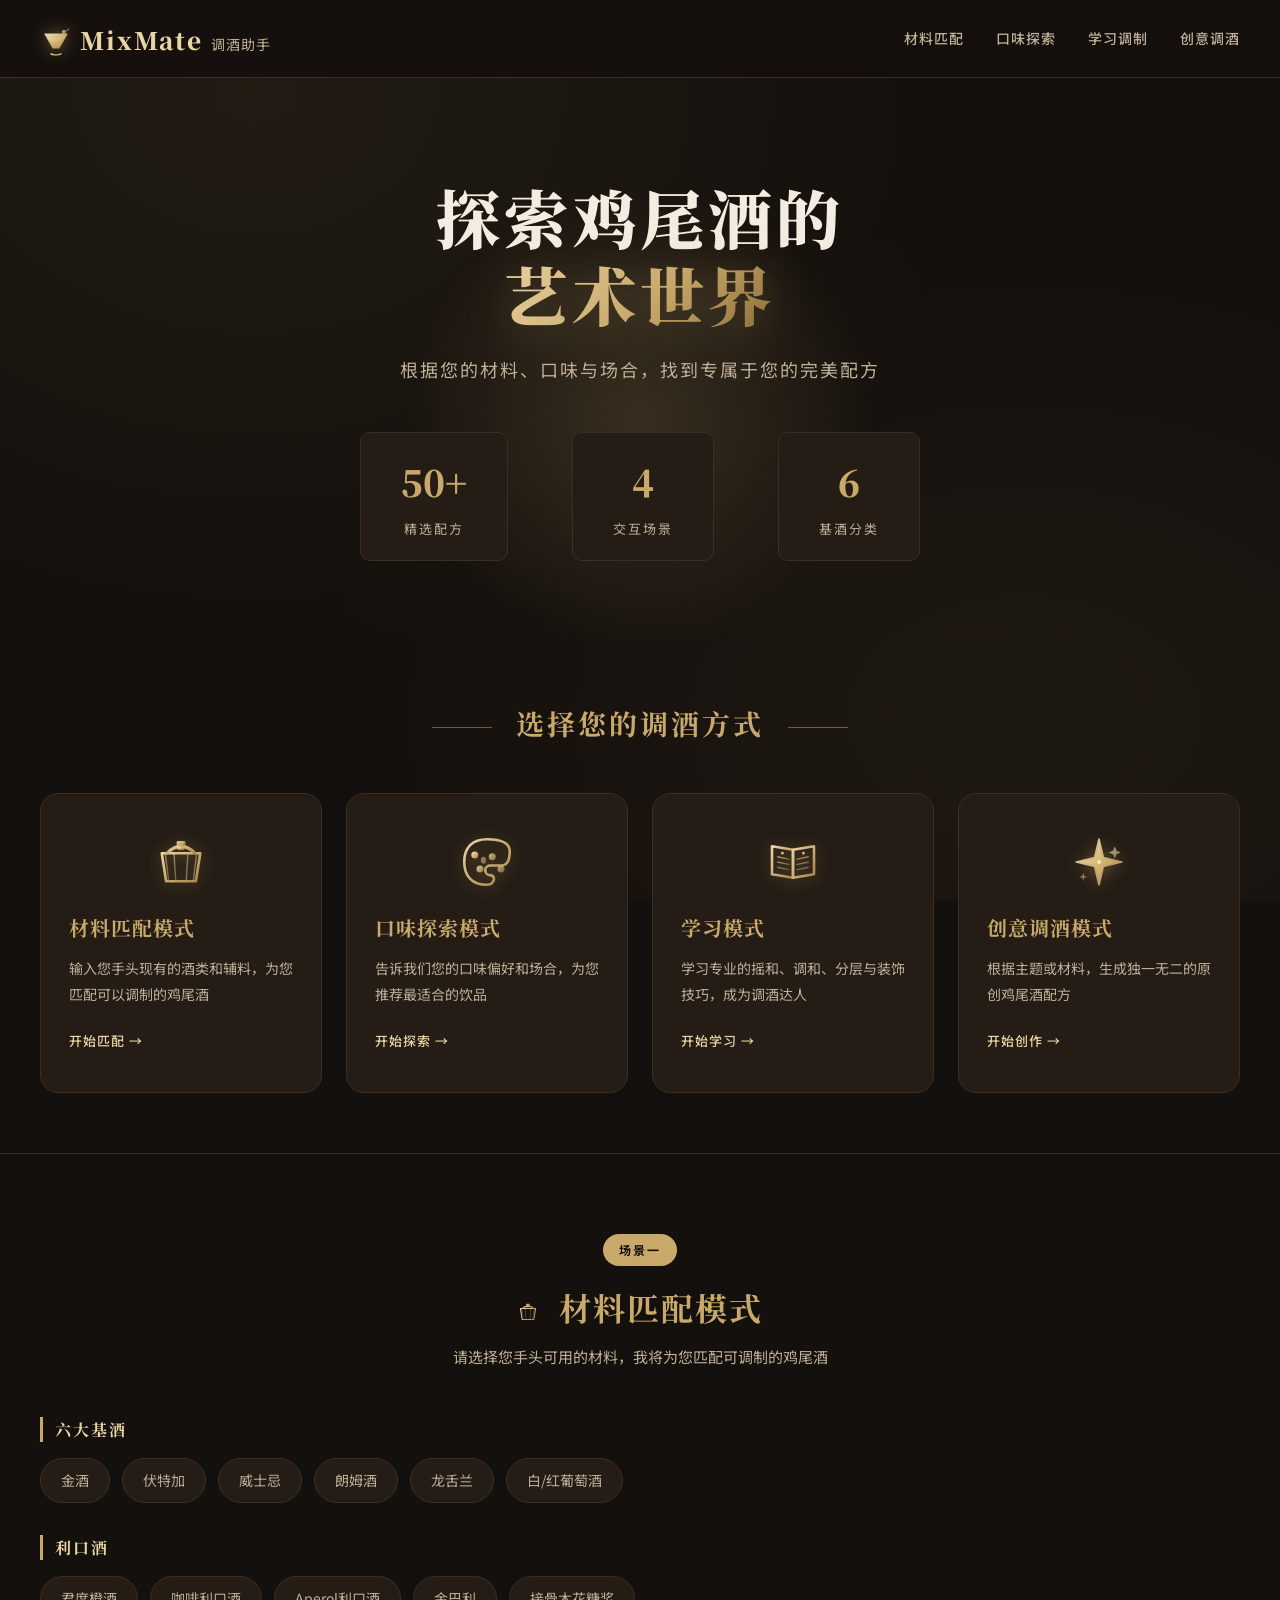
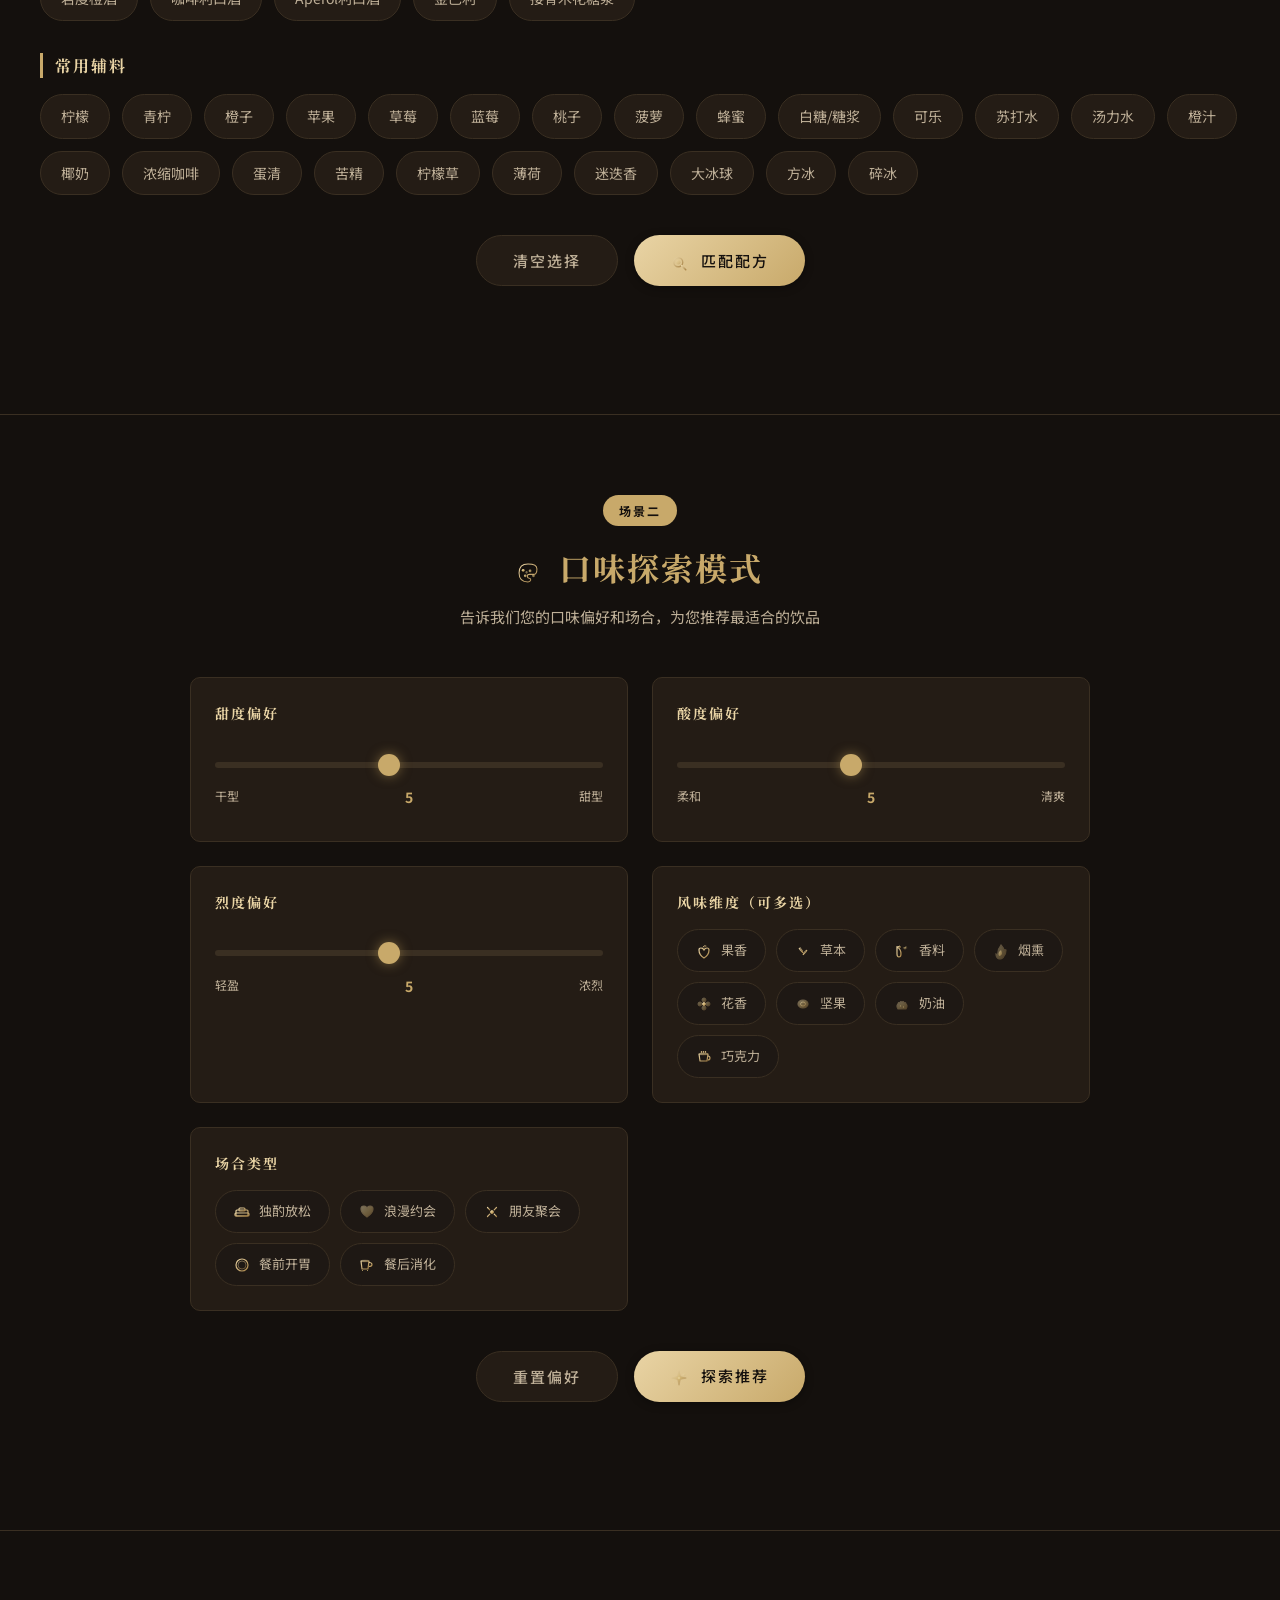
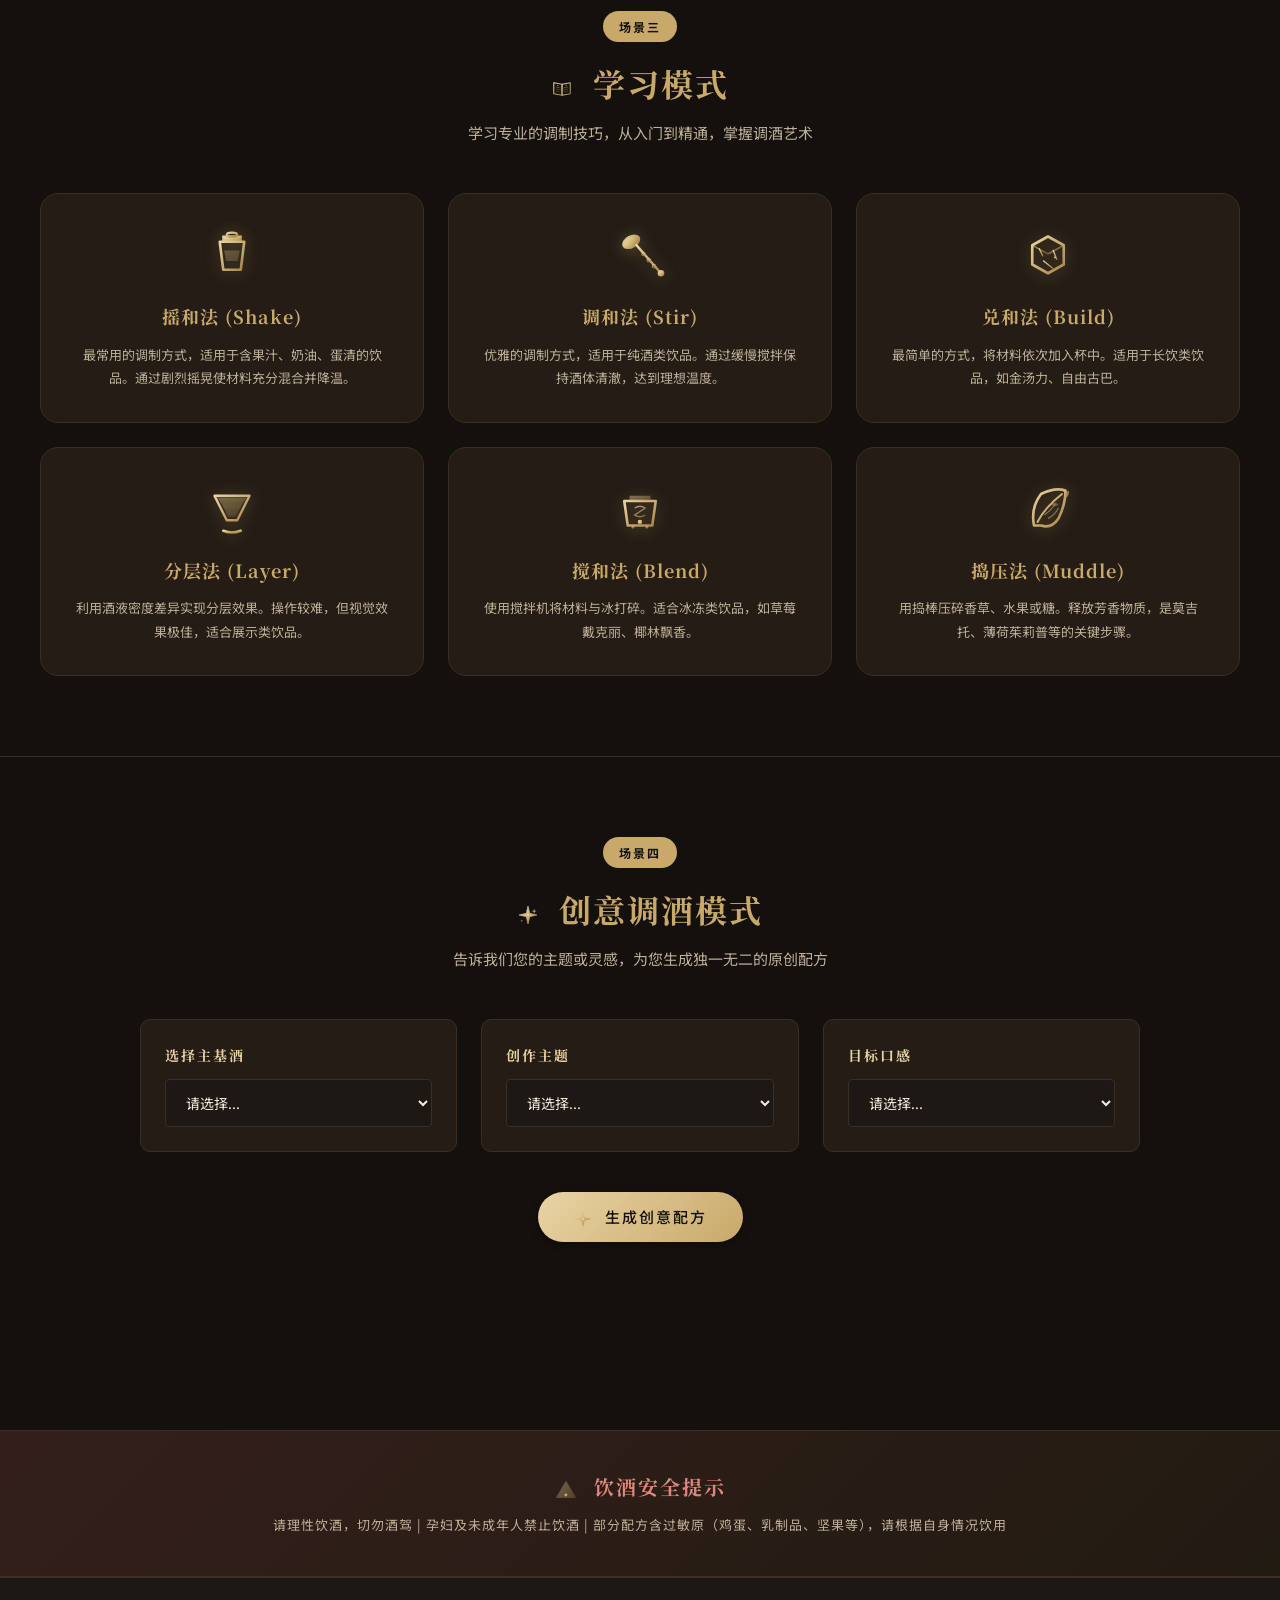
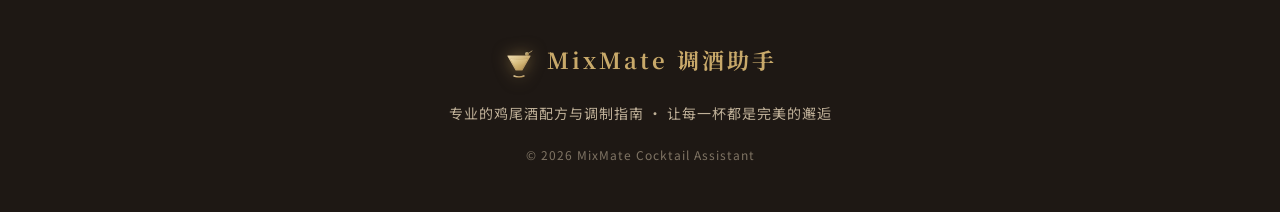
<file: index.html>
<!DOCTYPE html>
<html lang="zh-CN">
<head>
    <meta charset="UTF-8">
    <meta name="viewport" content="width=device-width, initial-scale=1.0">
    <title>MixMate 调酒助手 · 家庭鸡尾酒配方与调制指南</title>
    <meta name="description" content="专业的家庭鸡尾酒配方与调制助手 —— 根据您手头材料、口味偏好与场合需求，提供冰块形态建议、器材替代方案、家庭份量与拍照搭配指南，优雅调制专属鸡尾酒">
    <link rel="stylesheet" href="style.css">
    <link href="https://fonts.googleapis.com/css2?family=Noto+Serif+SC:wght@400;700;900&family=Noto+Sans+SC:wght@300;400;500;700&display=swap" rel="stylesheet">
</head>
<body>

    <!-- ============================================================
         高级图标库 - SVG <symbol> 定义（使用 <use href="#icon-xxx"/> 引用）
         ============================================================ -->
    <svg width="0" height="0" style="position:absolute" aria-hidden="true">
        <defs>
            <!-- 琥珀金渐变（图标主体） -->
            <linearGradient id="goldGrad" x1="0%" y1="0%" x2="100%" y2="100%">
                <stop offset="0%" stop-color="#f5e5b8"/>
                <stop offset="50%" stop-color="#d4b877"/>
                <stop offset="100%" stop-color="#a88447"/>
            </linearGradient>
            <!-- 浅金色渐变（柔化内层） -->
            <linearGradient id="goldGradSoft" x1="0%" y1="0%" x2="100%" y2="100%">
                <stop offset="0%" stop-color="#f5e5b8"/>
                <stop offset="100%" stop-color="#c8a96a"/>
            </linearGradient>
            <!-- 圆形图标背景渐变（深色内凹） -->
            <radialGradient id="iconBgGrad" cx="50%" cy="45%" r="60%">
                <stop offset="0%" stop-color="#2e2318"/>
                <stop offset="70%" stop-color="#1d1510"/>
                <stop offset="100%" stop-color="#0f0a07"/>
            </radialGradient>
            <!-- 金色描边渐变 -->
            <linearGradient id="goldStrokeGrad" x1="0%" y1="0%" x2="100%" y2="100%">
                <stop offset="0%" stop-color="#e9d4a5"/>
                <stop offset="100%" stop-color="#a88447"/>
            </linearGradient>
            <!-- 金色辉光滤镜（用于 drop-shadow） -->
            <filter id="goldGlow" x="-50%" y="-50%" width="200%" height="200%">
                <feGaussianBlur in="SourceAlpha" stdDeviation="1.5" result="blur"/>
                <feFlood flood-color="#d4b877" flood-opacity="0.8" result="color"/>
                <feComposite in="color" in2="blur" operator="in" result="glow"/>
                <feMerge>
                    <feMergeNode in="glow"/>
                    <feMergeNode in="SourceGraphic"/>
                </feMerge>
            </filter>
            <filter id="goldGlowSoft" x="-50%" y="-50%" width="200%" height="200%">
                <feGaussianBlur in="SourceAlpha" stdDeviation="1" result="blur"/>
                <feFlood flood-color="#c8a96a" flood-opacity="0.6" result="color"/>
                <feComposite in="color" in2="blur" operator="in" result="glow"/>
                <feMerge>
                    <feMergeNode in="glow"/>
                    <feMergeNode in="SourceGraphic"/>
                </feMerge>
            </filter>
        </defs>

        <!-- ===== 大图标（logo / 场景卡片 / 技巧卡片） ===== -->

        <!-- 鸡尾酒杯（logo） -->
        <symbol id="icon-cocktail" viewBox="0 0 32 32">
            <!-- 杯体 -->
            <path d="M5 8 L27 8 L19 22 L13 22 Z"
                  fill="url(#goldGrad)" stroke="url(#goldStrokeGrad)" stroke-width="1.2" stroke-linejoin="round"/>
            <!-- 杯底装饰线 -->
            <line x1="13" y1="22" x2="19" y2="22" stroke="url(#goldStrokeGrad)" stroke-width="1.5" stroke-linecap="round"/>
            <!-- 杯脚 -->
            <line x1="16" y1="22" x2="16" y2="27" stroke="url(#goldStrokeGrad)" stroke-width="1.5" stroke-linecap="round"/>
            <path d="M11 28 Q16 30 21 28" fill="none" stroke="url(#goldStrokeGrad)" stroke-width="1.5" stroke-linecap="round"/>
            <!-- 液体表面 -->
            <path d="M7 10 L25 10 L20 16.5 L12 16.5 Z" fill="url(#goldGradSoft)" opacity="0.35"/>
            <ellipse cx="16" cy="10" rx="9" ry="1" fill="none" stroke="url(#goldStrokeGrad)" stroke-width="0.8" opacity="0.6"/>
            <!-- 装饰橄榄 -->
            <circle cx="24" cy="6" r="2" fill="url(#goldGrad)" opacity="0.8"/>
            <line x1="26" y1="5" x2="29" y2="3" stroke="url(#goldStrokeGrad)" stroke-width="0.8" stroke-linecap="round"/>
        </symbol>

        <!-- 调酒篮 / 材料匹配 -->
        <symbol id="icon-basket" viewBox="0 0 32 32">
            <!-- 篮子 -->
            <path d="M5 11 L27 11 L24.5 27 L7.5 27 Z"
                  fill="none" stroke="url(#goldStrokeGrad)" stroke-width="1.5" stroke-linejoin="round"/>
            <!-- 编织纹路 -->
            <line x1="7" y1="11" x2="9" y2="27" stroke="url(#goldStrokeGrad)" stroke-width="0.8" opacity="0.6"/>
            <line x1="12" y1="11" x2="13" y2="27" stroke="url(#goldStrokeGrad)" stroke-width="0.8" opacity="0.6"/>
            <line x1="16" y1="11" x2="16" y2="27" stroke="url(#goldStrokeGrad)" stroke-width="0.8" opacity="0.6"/>
            <line x1="20" y1="11" x2="19" y2="27" stroke="url(#goldStrokeGrad)" stroke-width="0.8" opacity="0.6"/>
            <line x1="25" y1="11" x2="23" y2="27" stroke="url(#goldStrokeGrad)" stroke-width="0.8" opacity="0.6"/>
            <line x1="8.5" y1="15" x2="23.5" y2="15" stroke="url(#goldStrokeGrad)" stroke-width="0.8" opacity="0.6"/>
            <line x1="9.5" y1="20" x2="22.5" y2="20" stroke="url(#goldStrokeGrad)" stroke-width="0.8" opacity="0.6"/>
            <line x1="11" y1="25" x2="21" y2="25" stroke="url(#goldStrokeGrad)" stroke-width="0.8" opacity="0.6"/>
            <!-- 篮子提手 -->
            <path d="M8 11 Q16 3 24 11" fill="none" stroke="url(#goldStrokeGrad)" stroke-width="1.8" stroke-linecap="round"/>
            <!-- 瓶内内容（装饰：一瓶酒） -->
            <rect x="14" y="7" width="4" height="2" rx="0.5" fill="url(#goldGrad)"/>
            <rect x="13.5" y="4" width="5" height="3" rx="0.8" fill="url(#goldGrad)" opacity="0.9"/>
        </symbol>

        <!-- 调色板 / 口味探索 -->
        <symbol id="icon-palette" viewBox="0 0 32 32">
            <path d="M16 3 C7.7 3 3 7.7 3 16 C3 24.3 7.7 29 16 29 C18 29 19.5 28 20 26 C20 24.5 19 23.5 17.5 23.5 C16 23.5 15 22 15 20.5 C15 19 16.5 18 18 18 L24 18 C28 18 29 14 29 10 C29 7 27 3 16 3 Z"
                  fill="none" stroke="url(#goldStrokeGrad)" stroke-width="1.5" stroke-linejoin="round"/>
            <!-- 颜料圆点 -->
            <circle cx="9" cy="12" r="2" fill="url(#goldGrad)"/>
            <circle cx="12" cy="20" r="2" fill="url(#goldGrad)" opacity="0.85"/>
            <circle cx="19" cy="13" r="2" fill="url(#goldGrad)" opacity="0.75"/>
            <circle cx="24" cy="20" r="2" fill="url(#goldGrad)" opacity="0.65"/>
            <!-- 中央滴液 -->
            <ellipse cx="14" cy="15" rx="1.5" ry="2" fill="url(#goldGradSoft)" opacity="0.5"/>
        </symbol>

        <!-- 打开的书 / 学习模式 -->
        <symbol id="icon-book" viewBox="0 0 32 32">
            <!-- 左页 -->
            <path d="M4 7 L16 9 L16 25 L4 23 Z" fill="none" stroke="url(#goldStrokeGrad)" stroke-width="1.5" stroke-linejoin="round"/>
            <!-- 右页 -->
            <path d="M28 7 L16 9 L16 25 L28 23 Z" fill="none" stroke="url(#goldStrokeGrad)" stroke-width="1.5" stroke-linejoin="round"/>
            <!-- 中缝 -->
            <line x1="16" y1="9" x2="16" y2="25" stroke="url(#goldStrokeGrad)" stroke-width="1.2"/>
            <!-- 装饰文字线（左页） -->
            <line x1="7" y1="13" x2="14" y2="14.5" stroke="url(#goldStrokeGrad)" stroke-width="0.8" opacity="0.7"/>
            <line x1="7" y1="16" x2="14" y2="17.5" stroke="url(#goldStrokeGrad)" stroke-width="0.8" opacity="0.6"/>
            <line x1="7" y1="19" x2="14" y2="20.5" stroke="url(#goldStrokeGrad)" stroke-width="0.8" opacity="0.5"/>
            <!-- 装饰文字线（右页） -->
            <line x1="18" y1="14.5" x2="25" y2="13" stroke="url(#goldStrokeGrad)" stroke-width="0.8" opacity="0.7"/>
            <line x1="18" y1="17.5" x2="25" y2="16" stroke="url(#goldStrokeGrad)" stroke-width="0.8" opacity="0.6"/>
            <line x1="18" y1="20.5" x2="25" y2="19" stroke="url(#goldStrokeGrad)" stroke-width="0.8" opacity="0.5"/>
            <!-- 顶部装饰 -->
            <circle cx="10" cy="11" r="0.8" fill="url(#goldGrad)"/>
            <circle cx="22" cy="11" r="0.8" fill="url(#goldGrad)"/>
        </symbol>

        <!-- 星星 / 创意 -->
        <symbol id="icon-sparkle" viewBox="0 0 32 32">
            <!-- 四角星（主） -->
            <path d="M16 3 L18.5 13.5 L29 16 L18.5 18.5 L16 29 L13.5 18.5 L3 16 L13.5 13.5 Z"
                  fill="url(#goldGrad)" stroke="url(#goldStrokeGrad)" stroke-width="1" stroke-linejoin="round"/>
            <!-- 小星星装饰 -->
            <path d="M25 7 L26 9.5 L28.5 10.5 L26 11.5 L25 14 L24 11.5 L21.5 10.5 L24 9.5 Z"
                  fill="url(#goldGradSoft)" opacity="0.65"/>
            <path d="M7 22 L7.5 24 L9.5 24.5 L7.5 25 L7 27 L6.5 25 L4.5 24.5 L6.5 24 Z"
                  fill="url(#goldGradSoft)" opacity="0.55"/>
            <!-- 闪光点 -->
            <circle cx="16" cy="16" r="1.2" fill="#f5e5b8"/>
        </symbol>

        <!-- 摇酒器 -->
        <symbol id="icon-shaker" viewBox="0 0 32 32">
            <!-- 盖子 -->
            <path d="M11 6 L21 6 L21 9 L11 9 Z" fill="url(#goldGrad)" stroke="url(#goldStrokeGrad)" stroke-width="1.2"/>
            <!-- 顶盖小圆 -->
            <ellipse cx="16" cy="5" rx="3" ry="1.2" fill="none" stroke="url(#goldStrokeGrad)" stroke-width="1.2"/>
            <!-- 主体（梯形） -->
            <path d="M9 9 L23 9 L21 25 L11 25 Z" fill="none" stroke="url(#goldStrokeGrad)" stroke-width="1.5" stroke-linejoin="round"/>
            <!-- 液体线 -->
            <line x1="11.3" y1="14" x2="20.7" y2="14" stroke="url(#goldStrokeGrad)" stroke-width="0.8" opacity="0.5"/>
            <path d="M11.5 14 L20.5 14 L19.3 20 L12.7 20 Z" fill="url(#goldGradSoft)" opacity="0.25"/>
            <!-- 装饰横线 -->
            <line x1="10.5" y1="17" x2="21.5" y2="17" stroke="url(#goldStrokeGrad)" stroke-width="0.6" opacity="0.5"/>
            <line x1="10.5" y1="20" x2="21.5" y2="20" stroke="url(#goldStrokeGrad)" stroke-width="0.6" opacity="0.5"/>
            <!-- 底座 -->
            <line x1="10.5" y1="25" x2="21.5" y2="25" stroke="url(#goldStrokeGrad)" stroke-width="1.5" stroke-linecap="round"/>
        </symbol>

        <!-- 吧勺 -->
        <symbol id="icon-spoon" viewBox="0 0 32 32">
            <!-- 勺子头 -->
            <ellipse cx="11" cy="9" rx="5" ry="3"
                     fill="url(#goldGrad)" stroke="url(#goldStrokeGrad)" stroke-width="1.2"
                     transform="rotate(-30 11 9)"/>
            <ellipse cx="11" cy="9" rx="3.5" ry="2" fill="none" stroke="url(#goldStrokeGrad)" stroke-width="0.7"
                     transform="rotate(-30 11 9)" opacity="0.6"/>
            <!-- 长柄 -->
            <line x1="14" y1="11" x2="28" y2="27" stroke="url(#goldStrokeGrad)" stroke-width="1.5" stroke-linecap="round"/>
            <!-- 柄上的螺旋花纹 -->
            <circle cx="18" cy="16" r="1" fill="none" stroke="url(#goldStrokeGrad)" stroke-width="0.6" opacity="0.7"/>
            <circle cx="21" cy="19.5" r="1" fill="none" stroke="url(#goldStrokeGrad)" stroke-width="0.6" opacity="0.7"/>
            <circle cx="24" cy="23" r="1" fill="none" stroke="url(#goldStrokeGrad)" stroke-width="0.6" opacity="0.7"/>
            <!-- 柄尾装饰 -->
            <circle cx="28" cy="27" r="1.5" fill="url(#goldGrad)" stroke="url(#goldStrokeGrad)" stroke-width="0.8"/>
        </symbol>

        <!-- 冰块 -->
        <symbol id="icon-ice" viewBox="0 0 32 32">
            <!-- 立方体正面 -->
            <path d="M7 11 L16 6 L25 11 L25 22 L16 27 L7 22 Z"
                  fill="none" stroke="url(#goldStrokeGrad)" stroke-width="1.5" stroke-linejoin="round"/>
            <!-- 立方体分割线 -->
            <line x1="16" y1="6" x2="16" y2="16" stroke="url(#goldStrokeGrad)" stroke-width="1" opacity="0.5"/>
            <line x1="16" y1="16" x2="25" y2="11" stroke="url(#goldStrokeGrad)" stroke-width="1" opacity="0.5"/>
            <line x1="16" y1="16" x2="7" y2="11" stroke="url(#goldStrokeGrad)" stroke-width="1" opacity="0.5"/>
            <line x1="16" y1="16" x2="16" y2="27" stroke="url(#goldStrokeGrad)" stroke-width="1" opacity="0.5"/>
            <!-- 内部闪光 -->
            <path d="M11 13 L13 17" stroke="url(#goldStrokeGrad)" stroke-width="0.8" stroke-linecap="round"/>
            <path d="M19 14 L21 19" stroke="url(#goldStrokeGrad)" stroke-width="0.8" stroke-linecap="round"/>
            <path d="M13.5 20 L18.5 24" stroke="url(#goldStrokeGrad)" stroke-width="0.8" stroke-linecap="round"/>
            <circle cx="20" cy="18" r="0.6" fill="url(#goldGrad)"/>
        </symbol>

        <!-- 彩虹/分层 -->
        <symbol id="icon-layer" viewBox="0 0 32 32">
            <!-- 鸡尾酒杯轮廓 -->
            <path d="M6 9 L26 9 L19 23 L13 23 Z" fill="none" stroke="url(#goldStrokeGrad)" stroke-width="1.4" stroke-linejoin="round"/>
            <!-- 分层液体 -->
            <path d="M7.5 10 L24.5 10 L21.8 14 L10.2 14 Z" fill="url(#goldGrad)" opacity="0.35"/>
            <path d="M10.2 14 L21.8 14 L19.8 17.5 L12.2 17.5 Z" fill="url(#goldGrad)" opacity="0.28"/>
            <path d="M12.2 17.5 L19.8 17.5 L18.3 21 L13.7 21 Z" fill="url(#goldGrad)" opacity="0.2"/>
            <!-- 分层分隔线 -->
            <line x1="8" y1="12.5" x2="24" y2="12.5" stroke="url(#goldStrokeGrad)" stroke-width="0.6" opacity="0.5"/>
            <line x1="10.5" y1="15.5" x2="21.5" y2="15.5" stroke="url(#goldStrokeGrad)" stroke-width="0.6" opacity="0.5"/>
            <line x1="12.5" y1="19" x2="19.5" y2="19" stroke="url(#goldStrokeGrad)" stroke-width="0.6" opacity="0.5"/>
            <!-- 杯脚 -->
            <line x1="16" y1="23" x2="16" y2="28" stroke="url(#goldStrokeGrad)" stroke-width="1.5" stroke-linecap="round"/>
            <path d="M11 29 Q16 31 21 29" fill="none" stroke="url(#goldStrokeGrad)" stroke-width="1.5" stroke-linecap="round"/>
        </symbol>

        <!-- 搅拌机/搅和法 -->
        <symbol id="icon-blend" viewBox="0 0 32 32">
            <!-- 机身 -->
            <path d="M7 12 L25 12 L23 26 L9 26 Z"
                  fill="none" stroke="url(#goldStrokeGrad)" stroke-width="1.5" stroke-linejoin="round"/>
            <!-- 顶部开口 -->
            <path d="M10 9 L22 9 L22 12 L10 12 Z" fill="url(#goldGrad)" opacity="0.4"/>
            <line x1="10" y1="9" x2="22" y2="9" stroke="url(#goldStrokeGrad)" stroke-width="1.2"/>
            <!-- 内部漩涡 -->
            <path d="M13 16 Q16 14 19 16 Q16 18 13 20 Q16 22 19 20" fill="none"
                  stroke="url(#goldStrokeGrad)" stroke-width="0.8" opacity="0.7"/>
            <!-- 按钮 -->
            <circle cx="16" cy="24" r="1.3" fill="url(#goldGrad)"/>
            <circle cx="12" cy="27" r="0.8" fill="url(#goldGrad)" opacity="0.6"/>
            <circle cx="20" cy="27" r="0.8" fill="url(#goldGrad)" opacity="0.6"/>
        </symbol>

        <!-- 薄荷叶/捣压法 -->
        <symbol id="icon-leaf" viewBox="0 0 32 32">
            <!-- 叶子 -->
            <path d="M8 26 Q6 16 12 8 Q20 4 26 6 Q26 14 22 22 Q18 28 12 26 Z"
                  fill="none" stroke="url(#goldStrokeGrad)" stroke-width="1.5" stroke-linejoin="round"/>
            <!-- 主叶脉 -->
            <path d="M10 24 Q14 16 24 8" fill="none" stroke="url(#goldStrokeGrad)" stroke-width="1.2" stroke-linecap="round"/>
            <!-- 支叶脉 -->
            <path d="M14 20 Q17 18 20 14" fill="none" stroke="url(#goldStrokeGrad)" stroke-width="0.7" opacity="0.6"/>
            <path d="M16 22 Q20 20 22 16" fill="none" stroke="url(#goldStrokeGrad)" stroke-width="0.7" opacity="0.6"/>
            <!-- 叶尖 -->
            <path d="M24 6 Q26 8 28 6 Q28 10 26 10 Q28 6 24 6 Z"
                  fill="url(#goldGrad)" opacity="0.7"/>
            <!-- 小叶子装饰 -->
            <path d="M18 14 Q20 12 22 14 Q20 16 18 14 Z" fill="url(#goldGrad)" opacity="0.4"/>
        </symbol>

        <!-- ===== 小图标（详情标题 / 按钮 / 标签） 24×24 ===== -->

        <!-- 雪花 / 冰块 -->
        <symbol id="icon-snowflake" viewBox="0 0 24 24">
            <g stroke="url(#goldStrokeGrad)" stroke-width="1.5" stroke-linecap="round" fill="none">
                <line x1="12" y1="3" x2="12" y2="21"/>
                <line x1="4.5" y1="7" x2="19.5" y2="17"/>
                <line x1="4.5" y1="17" x2="19.5" y2="7"/>
                <!-- 小分叉 -->
                <path d="M12 4 L10.5 5.5 M12 4 L13.5 5.5"/>
                <path d="M12 20 L10.5 18.5 M12 20 L13.5 18.5"/>
                <path d="M5.5 7.5 L7 6.5 M5.5 7.5 L5 9"/>
                <path d="M18.5 16.5 L17 17.5 M18.5 16.5 L19 15"/>
                <path d="M5.5 16.5 L7 17.5 M5.5 16.5 L5 15"/>
                <path d="M18.5 7.5 L17 6.5 M18.5 7.5 L19 9"/>
            </g>
            <circle cx="12" cy="12" r="1.2" fill="url(#goldGrad)"/>
        </symbol>

        <!-- 家庭/房子 -->
        <symbol id="icon-family" viewBox="0 0 24 24">
            <!-- 屋顶 -->
            <path d="M3 12 L12 3 L21 12" fill="none" stroke="url(#goldStrokeGrad)" stroke-width="1.5" stroke-linejoin="round"/>
            <!-- 屋身 -->
            <path d="M5 11 L5 21 L19 21 L19 11" fill="none" stroke="url(#goldStrokeGrad)" stroke-width="1.5" stroke-linejoin="round"/>
            <!-- 屋顶横梁 -->
            <line x1="3" y1="12" x2="21" y2="12" stroke="url(#goldStrokeGrad)" stroke-width="1.2"/>
            <!-- 门 -->
            <path d="M10 15 L10 21 L14 21 L14 15 Z" fill="url(#goldGrad)" opacity="0.3"
                  stroke="url(#goldStrokeGrad)" stroke-width="1"/>
            <!-- 门把手 -->
            <circle cx="13" cy="18" r="0.6" fill="url(#goldGrad)"/>
            <!-- 烟囱 -->
            <path d="M15 5 L15 8 L18 8 L18 5" fill="none" stroke="url(#goldStrokeGrad)" stroke-width="1.2"/>
            <!-- 心形（代表家庭） -->
            <path d="M12 8 Q10 7 9.5 9 Q9.5 11 12 13 Q14.5 11 14.5 9 Q14 7 12 8 Z"
                  fill="url(#goldGrad)" stroke="url(#goldStrokeGrad)" stroke-width="0.6" opacity="0.7"/>
        </symbol>

        <!-- 量杯/器材 -->
        <symbol id="icon-equipment" viewBox="0 0 24 24">
            <!-- 量杯主体 -->
            <path d="M5 7 L19 7 L18 19 L6 19 Z"
                  fill="none" stroke="url(#goldStrokeGrad)" stroke-width="1.5" stroke-linejoin="round"/>
            <!-- 杯口 -->
            <ellipse cx="12" cy="7" rx="7" ry="1.5" fill="url(#goldGrad)" opacity="0.25"
                     stroke="url(#goldStrokeGrad)" stroke-width="1.2"/>
            <!-- 刻度线 -->
            <line x1="7.5" y1="11" x2="9" y2="11" stroke="url(#goldStrokeGrad)" stroke-width="0.8"/>
            <line x1="7.5" y1="14" x2="9.5" y2="14" stroke="url(#goldStrokeGrad)" stroke-width="0.8"/>
            <line x1="7.5" y1="17" x2="9" y2="17" stroke="url(#goldStrokeGrad)" stroke-width="0.8"/>
            <!-- 把手 -->
            <path d="M19 10 Q22 10 22 13 Q22 16 19 16" fill="none"
                  stroke="url(#goldStrokeGrad)" stroke-width="1.5" stroke-linecap="round"/>
        </symbol>

        <!-- 相机/拍照 -->
        <symbol id="icon-camera" viewBox="0 0 24 24">
            <!-- 机身 -->
            <path d="M3 9 L3 19 L21 19 L21 9 Z"
                  fill="none" stroke="url(#goldStrokeGrad)" stroke-width="1.5" stroke-linejoin="round"/>
            <!-- 顶部凸起 -->
            <path d="M7 9 L9 6 L15 6 L17 9" fill="none" stroke="url(#goldStrokeGrad)" stroke-width="1.5" stroke-linejoin="round"/>
            <!-- 镜头 -->
            <circle cx="12" cy="13" r="4" fill="url(#goldGrad)" opacity="0.25"
                    stroke="url(#goldStrokeGrad)" stroke-width="1.2"/>
            <circle cx="12" cy="13" r="2.5" fill="none" stroke="url(#goldStrokeGrad)" stroke-width="0.8" opacity="0.7"/>
            <circle cx="12" cy="13" r="1.2" fill="url(#goldGrad)"/>
            <!-- 取景器 -->
            <rect x="15.5" y="7.5" width="3" height="2" rx="0.5" fill="none" stroke="url(#goldStrokeGrad)" stroke-width="1"/>
            <!-- 闪光灯 -->
            <circle cx="18" cy="11" r="0.8" fill="url(#goldGrad)"/>
        </symbol>

        <!-- 清单/材料 -->
        <symbol id="icon-list" viewBox="0 0 24 24">
            <!-- 纸 -->
            <path d="M5 3 L17 3 L19 5 L19 21 L5 21 Z"
                  fill="none" stroke="url(#goldStrokeGrad)" stroke-width="1.5" stroke-linejoin="round"/>
            <line x1="5" y1="3" x2="5" y2="21" stroke="url(#goldStrokeGrad)" stroke-width="1.5"/>
            <!-- 折角 -->
            <path d="M17 3 L17 5 L19 5" fill="none" stroke="url(#goldStrokeGrad)" stroke-width="1.2"/>
            <!-- 文字线 -->
            <line x1="8" y1="8" x2="16" y2="8" stroke="url(#goldStrokeGrad)" stroke-width="1" stroke-linecap="round"/>
            <line x1="8" y1="12" x2="16" y2="12" stroke="url(#goldStrokeGrad)" stroke-width="1" stroke-linecap="round"/>
            <line x1="8" y1="16" x2="14" y2="16" stroke="url(#goldStrokeGrad)" stroke-width="1" stroke-linecap="round"/>
            <!-- 小圆点装饰 -->
            <circle cx="7.5" cy="8" r="0.6" fill="url(#goldGrad)"/>
            <circle cx="7.5" cy="12" r="0.6" fill="url(#goldGrad)"/>
            <circle cx="7.5" cy="16" r="0.6" fill="url(#goldGrad)"/>
        </symbol>

        <!-- 厨师帽/调制步骤 -->
        <symbol id="icon-chef" viewBox="0 0 24 24">
            <!-- 帽子（三个椭圆叠加） -->
            <ellipse cx="8" cy="8" rx="3.5" ry="3" fill="url(#goldGrad)" opacity="0.35"
                     stroke="url(#goldStrokeGrad)" stroke-width="1.2"/>
            <ellipse cx="16" cy="8" rx="3.5" ry="3" fill="url(#goldGrad)" opacity="0.35"
                     stroke="url(#goldStrokeGrad)" stroke-width="1.2"/>
            <ellipse cx="12" cy="6" rx="4" ry="3" fill="url(#goldGrad)" opacity="0.4"
                     stroke="url(#goldStrokeGrad)" stroke-width="1.2"/>
            <!-- 帽檐 -->
            <rect x="5" y="10" width="14" height="2.5" rx="0.5" fill="url(#goldGrad)" opacity="0.5"
                  stroke="url(#goldStrokeGrad)" stroke-width="1.2"/>
            <!-- 脸 -->
            <path d="M7 13 L17 13 L17 20 L7 20 Z" fill="none" stroke="url(#goldStrokeGrad)" stroke-width="1.2"/>
            <!-- 眼睛 -->
            <circle cx="10" cy="16" r="0.8" fill="url(#goldGrad)"/>
            <circle cx="14" cy="16" r="0.8" fill="url(#goldGrad)"/>
            <!-- 微笑 -->
            <path d="M10 18.5 Q12 19.5 14 18.5" fill="none" stroke="url(#goldStrokeGrad)" stroke-width="0.8" stroke-linecap="round"/>
        </symbol>

        <!-- 樱桃/装饰 -->
        <symbol id="icon-cherry" viewBox="0 0 24 24">
            <!-- 叶子 -->
            <path d="M14 3 Q17 3 19 5 Q18 3 15 3 Z" fill="url(#goldGrad)" opacity="0.6"
                  stroke="url(#goldStrokeGrad)" stroke-width="1"/>
            <!-- 果梗 -->
            <path d="M10 4 Q12 6 10 10" fill="none" stroke="url(#goldStrokeGrad)" stroke-width="1.2" stroke-linecap="round"/>
            <path d="M14 4 Q12 7 15 11" fill="none" stroke="url(#goldStrokeGrad)" stroke-width="1.2" stroke-linecap="round"/>
            <!-- 果实 -->
            <circle cx="10" cy="14" r="4" fill="url(#goldGrad)" opacity="0.55"
                    stroke="url(#goldStrokeGrad)" stroke-width="1.3"/>
            <circle cx="15" cy="17" r="4" fill="url(#goldGrad)" opacity="0.45"
                    stroke="url(#goldStrokeGrad)" stroke-width="1.3"/>
            <!-- 高光 -->
            <path d="M8.5 12.5 Q9 12 10 12" fill="none" stroke="url(#goldStrokeGrad)" stroke-width="0.8" opacity="0.8"/>
            <path d="M13.5 15.5 Q14 15 15 15" fill="none" stroke="url(#goldStrokeGrad)" stroke-width="0.8" opacity="0.8"/>
        </symbol>

        <!-- 灯泡/小贴士 -->
        <symbol id="icon-bulb" viewBox="0 0 24 24">
            <!-- 灯泡主体 -->
            <path d="M12 3 Q18 3 18 9 Q18 13 15 15 L15 17 L9 17 L9 15 Q6 13 6 9 Q6 3 12 3 Z"
                  fill="none" stroke="url(#goldStrokeGrad)" stroke-width="1.5" stroke-linejoin="round"/>
            <!-- 灯丝/灯丝 -->
            <path d="M9 10 Q12 13 15 10" fill="none" stroke="url(#goldStrokeGrad)" stroke-width="1" opacity="0.7"/>
            <!-- 底座螺纹 -->
            <line x1="9" y1="17" x2="15" y2="17" stroke="url(#goldStrokeGrad)" stroke-width="1.2"/>
            <line x1="9.5" y1="19" x2="14.5" y2="19" stroke="url(#goldStrokeGrad)" stroke-width="1.2"/>
            <line x1="10" y1="21" x2="14" y2="21" stroke="url(#goldStrokeGrad)" stroke-width="1.2"/>
            <!-- 内部光点 -->
            <circle cx="12" cy="8" r="1.5" fill="url(#goldGrad)" opacity="0.7"/>
            <!-- 光线 -->
            <line x1="4" y1="6" x2="5.5" y2="7.5" stroke="url(#goldStrokeGrad)" stroke-width="0.8"/>
            <line x1="20" y1="6" x2="18.5" y2="7.5" stroke="url(#goldStrokeGrad)" stroke-width="0.8"/>
            <line x1="4" y1="13" x2="5.5" y2="13" stroke="url(#goldStrokeGrad)" stroke-width="0.8"/>
            <line x1="18.5" y1="13" x2="20" y2="13" stroke="url(#goldStrokeGrad)" stroke-width="0.8"/>
        </symbol>

        <!-- 书/配方故事 -->
        <symbol id="icon-story" viewBox="0 0 24 24">
            <!-- 打开的书 -->
            <path d="M3 5 L12 7 L12 21 L3 19 Z" fill="none" stroke="url(#goldStrokeGrad)" stroke-width="1.3" stroke-linejoin="round"/>
            <path d="M21 5 L12 7 L12 21 L21 19 Z" fill="none" stroke="url(#goldStrokeGrad)" stroke-width="1.3" stroke-linejoin="round"/>
            <!-- 文字装饰 -->
            <line x1="5" y1="10" x2="11" y2="11" stroke="url(#goldStrokeGrad)" stroke-width="0.7" opacity="0.6"/>
            <line x1="5" y1="13" x2="11" y2="14" stroke="url(#goldStrokeGrad)" stroke-width="0.7" opacity="0.5"/>
            <line x1="5" y1="16" x2="11" y2="17" stroke="url(#goldStrokeGrad)" stroke-width="0.7" opacity="0.4"/>
            <line x1="13" y1="11" x2="19" y2="10" stroke="url(#goldStrokeGrad)" stroke-width="0.7" opacity="0.6"/>
            <line x1="13" y1="14" x2="19" y2="13" stroke="url(#goldStrokeGrad)" stroke-width="0.7" opacity="0.5"/>
            <line x1="13" y1="17" x2="19" y2="16" stroke="url(#goldStrokeGrad)" stroke-width="0.7" opacity="0.4"/>
        </symbol>

        <!-- 警告/安全 -->
        <symbol id="icon-warning" viewBox="0 0 24 24">
            <!-- 三角形 -->
            <path d="M12 3 L22 20 L2 20 Z" fill="url(#goldGrad)" opacity="0.35"
                  stroke="url(#goldStrokeGrad)" stroke-width="1.5" stroke-linejoin="round"/>
            <!-- 感叹号 -->
            <line x1="12" y1="9" x2="12" y2="15" stroke="url(#goldStrokeGrad)" stroke-width="2" stroke-linecap="round"/>
            <circle cx="12" cy="17.5" r="1.2" fill="url(#goldGrad)" stroke="url(#goldStrokeGrad)" stroke-width="0.8"/>
        </symbol>

        <!-- 搜索 -->
        <symbol id="icon-search" viewBox="0 0 24 24">
            <circle cx="11" cy="11" r="6" fill="none" stroke="url(#goldStrokeGrad)" stroke-width="1.8"/>
            <line x1="15.5" y1="15.5" x2="21" y2="21" stroke="url(#goldStrokeGrad)" stroke-width="2" stroke-linecap="round"/>
            <circle cx="11" cy="11" r="3" fill="url(#goldGrad)" opacity="0.4"/>
        </symbol>

        <!-- ===== 风味标签小图标（16×16） ===== -->
        <symbol id="icon-apple" viewBox="0 0 16 16">
            <path d="M3 6 Q3 4 5 4 Q7 4 8 6 Q9 4 11 4 Q13 4 13 6 Q13 11 8 14 Q3 11 3 6 Z"
                  fill="none" stroke="url(#goldStrokeGrad)" stroke-width="1.2"/>
            <path d="M7 3 Q8 1 10 2" fill="none" stroke="url(#goldStrokeGrad)" stroke-width="1" stroke-linecap="round"/>
            <path d="M6 5 Q7 4 9 4" fill="none" stroke="url(#goldStrokeGrad)" stroke-width="0.8" opacity="0.5"/>
        </symbol>

        <symbol id="icon-herb" viewBox="0 0 16 16">
            <path d="M8 14 L8 4" stroke="url(#goldStrokeGrad)" stroke-width="1.2" stroke-linecap="round"/>
            <path d="M8 9 Q5 7 4 4 Q7 5 8 9" fill="none" stroke="url(#goldStrokeGrad)" stroke-width="1"/>
            <path d="M8 11 Q11 9 12 6 Q9 7 8 11" fill="none" stroke="url(#goldStrokeGrad)" stroke-width="1"/>
            <path d="M8 7 Q6 5 5 3" fill="none" stroke="url(#goldStrokeGrad)" stroke-width="0.8" opacity="0.6"/>
        </symbol>

        <symbol id="icon-chili" viewBox="0 0 16 16">
            <path d="M3 3 Q7 5 7 10 Q7 13 5 13 Q3 13 3 10 Q3 7 3 3 Z"
                  fill="none" stroke="url(#goldStrokeGrad)" stroke-width="1.2"/>
            <path d="M3 3 L6 2 L6 4" fill="none" stroke="url(#goldStrokeGrad)" stroke-width="1" stroke-linejoin="round"/>
            <line x1="4.5" y1="6" x2="4.5" y2="11" stroke="url(#goldStrokeGrad)" stroke-width="0.6" opacity="0.5"/>
            <!-- 火花 -->
            <path d="M11 3 L12.5 2 L12 3.5 L13.5 4 L11.5 4.5 L11 6 L10.5 4.5 L8.5 4 L10 3.5 Z"
                  fill="url(#goldGrad)" opacity="0.7"/>
        </symbol>

        <symbol id="icon-fire" viewBox="0 0 16 16">
            <path d="M8 1 Q11 4 11 7 Q11 5 13 6 Q13 10 11 12 Q10 15 6 15 Q3 14 3 10 Q5 11 5 8 Q5 5 8 1 Z"
                  fill="url(#goldGrad)" opacity="0.35" stroke="url(#goldStrokeGrad)" stroke-width="1.2"/>
            <path d="M8 6 Q9 8 9 10 Q8 12 6 12 Q5 10 6 8 Q7 7 8 6 Z" fill="url(#goldGrad)" opacity="0.55"/>
        </symbol>

        <symbol id="icon-flower" viewBox="0 0 16 16">
            <circle cx="8" cy="4" r="2" fill="url(#goldGrad)" opacity="0.4" stroke="url(#goldStrokeGrad)" stroke-width="1"/>
            <circle cx="12" cy="8" r="2" fill="url(#goldGrad)" opacity="0.4" stroke="url(#goldStrokeGrad)" stroke-width="1"/>
            <circle cx="8" cy="12" r="2" fill="url(#goldGrad)" opacity="0.4" stroke="url(#goldStrokeGrad)" stroke-width="1"/>
            <circle cx="4" cy="8" r="2" fill="url(#goldGrad)" opacity="0.4" stroke="url(#goldStrokeGrad)" stroke-width="1"/>
            <circle cx="8" cy="8" r="1.5" fill="url(#goldGrad)" stroke="url(#goldStrokeGrad)" stroke-width="0.8"/>
        </symbol>

        <symbol id="icon-nut" viewBox="0 0 16 16">
            <ellipse cx="8" cy="8" rx="5" ry="4" fill="url(#goldGrad)" opacity="0.45"
                     stroke="url(#goldStrokeGrad)" stroke-width="1.2"/>
            <ellipse cx="8" cy="8" rx="2.5" ry="2" fill="none" stroke="url(#goldStrokeGrad)" stroke-width="0.8" opacity="0.7"/>
            <line x1="8" y1="4" x2="8" y2="12" stroke="url(#goldStrokeGrad)" stroke-width="0.6" opacity="0.5"/>
        </symbol>

        <symbol id="icon-cream" viewBox="0 0 16 16">
            <path d="M4 13 Q2 10 4 8 Q4 6 6 7 Q6 5 8 6 Q10 5 10 7 Q12 6 12 8 Q14 10 12 13 Z"
                  fill="url(#goldGrad)" opacity="0.4" stroke="url(#goldStrokeGrad)" stroke-width="1.2"/>
            <circle cx="6.5" cy="10" r="0.6" fill="url(#goldGrad)" opacity="0.7"/>
            <circle cx="9.5" cy="11" r="0.6" fill="url(#goldGrad)" opacity="0.7"/>
        </symbol>

        <symbol id="icon-coffee" viewBox="0 0 16 16">
            <path d="M3 5 L12 5 L11 12 L4 12 Z" fill="none" stroke="url(#goldStrokeGrad)" stroke-width="1.2" stroke-linejoin="round"/>
            <path d="M12 7 Q14 7 14 9 Q14 11 12 11" fill="none" stroke="url(#goldStrokeGrad)" stroke-width="1.2"/>
            <ellipse cx="7.5" cy="5" rx="4.5" ry="1" fill="url(#goldGrad)" opacity="0.3" stroke="url(#goldStrokeGrad)" stroke-width="0.8"/>
            <!-- 蒸汽 -->
            <path d="M5.5 2 Q5 3 5.5 4 Q6 3 5.5 2 Z" fill="none" stroke="url(#goldStrokeGrad)" stroke-width="0.8"/>
            <path d="M7.5 2 Q7 3 7.5 4 Q8 3 7.5 2 Z" fill="none" stroke="url(#goldStrokeGrad)" stroke-width="0.8"/>
            <path d="M9.5 2 Q9 3 9.5 4 Q10 3 9.5 2 Z" fill="none" stroke="url(#goldStrokeGrad)" stroke-width="0.8"/>
        </symbol>

        <!-- 沙发/独酌 -->
        <symbol id="icon-sofa" viewBox="0 0 16 16">
            <rect x="2" y="6" width="12" height="6" rx="1" fill="none" stroke="url(#goldStrokeGrad)" stroke-width="1.2"/>
            <rect x="1" y="9" width="14" height="3" rx="1" fill="none" stroke="url(#goldStrokeGrad)" stroke-width="1.2"/>
            <rect x="5" y="4" width="6" height="3" rx="1" fill="none" stroke="url(#goldStrokeGrad)" stroke-width="1.2"/>
            <line x1="3" y1="12" x2="3" y2="14" stroke="url(#goldStrokeGrad)" stroke-width="1"/>
            <line x1="13" y1="12" x2="13" y2="14" stroke="url(#goldStrokeGrad)" stroke-width="1"/>
        </symbol>

        <!-- 爱心/浪漫 -->
        <symbol id="icon-heart" viewBox="0 0 16 16">
            <path d="M8 13 Q2 9 2 5 Q2 2 5 2 Q7 2 8 4 Q9 2 11 2 Q14 2 14 5 Q14 9 8 13 Z"
                  fill="url(#goldGrad)" opacity="0.45" stroke="url(#goldStrokeGrad)" stroke-width="1.2"/>
        </symbol>

        <!-- 烟花/聚会 -->
        <symbol id="icon-party" viewBox="0 0 16 16">
            <!-- 中央光点 -->
            <circle cx="8" cy="8" r="1.5" fill="url(#goldGrad)" stroke="url(#goldStrokeGrad)" stroke-width="0.8"/>
            <!-- 放射线 -->
            <line x1="8" y1="2" x2="8" y2="5" stroke="url(#goldStrokeGrad)" stroke-width="1.2" stroke-linecap="round"/>
            <line x1="8" y1="11" x2="8" y2="14" stroke="url(#goldStrokeGrad)" stroke-width="1.2" stroke-linecap="round"/>
            <line x1="2" y1="8" x2="5" y2="8" stroke="url(#goldStrokeGrad)" stroke-width="1.2" stroke-linecap="round"/>
            <line x1="11" y1="8" x2="14" y2="8" stroke="url(#goldStrokeGrad)" stroke-width="1.2" stroke-linecap="round"/>
            <line x1="3.5" y1="3.5" x2="5.8" y2="5.8" stroke="url(#goldStrokeGrad)" stroke-width="1.2" stroke-linecap="round"/>
            <line x1="10.2" y1="10.2" x2="12.5" y2="12.5" stroke="url(#goldStrokeGrad)" stroke-width="1.2" stroke-linecap="round"/>
            <line x1="3.5" y1="12.5" x2="5.8" y2="10.2" stroke="url(#goldStrokeGrad)" stroke-width="1.2" stroke-linecap="round"/>
            <line x1="10.2" y1="5.8" x2="12.5" y2="3.5" stroke="url(#goldStrokeGrad)" stroke-width="1.2" stroke-linecap="round"/>
        </symbol>

        <!-- 餐盘/餐前 -->
        <symbol id="icon-plate" viewBox="0 0 16 16">
            <circle cx="8" cy="8" r="6" fill="none" stroke="url(#goldStrokeGrad)" stroke-width="1.2"/>
            <circle cx="8" cy="8" r="4" fill="none" stroke="url(#goldStrokeGrad)" stroke-width="0.8" opacity="0.6"/>
            <line x1="8" y1="2" x2="8" y2="5" stroke="url(#goldStrokeGrad)" stroke-width="1"/>
            <line x1="8" y1="11" x2="8" y2="14" stroke="url(#goldStrokeGrad)" stroke-width="1"/>
        </symbol>

        <!-- 咖啡杯/餐后消化 -->
        <symbol id="icon-mug" viewBox="0 0 16 16">
            <path d="M2 4 L10 4 L9 12 L3 12 Z" fill="none" stroke="url(#goldStrokeGrad)" stroke-width="1.2" stroke-linejoin="round"/>
            <path d="M10 5.5 Q13 5.5 13 7.5 Q13 9.5 10 9.5" fill="none" stroke="url(#goldStrokeGrad)" stroke-width="1.2"/>
            <ellipse cx="6" cy="4" rx="4" ry="1" fill="url(#goldGrad)" opacity="0.3" stroke="url(#goldStrokeGrad)" stroke-width="0.6"/>
            <circle cx="3.5" cy="13.5" r="0.5" fill="url(#goldGrad)"/>
            <circle cx="8.5" cy="13.5" r="0.5" fill="url(#goldGrad)"/>
        </symbol>

        <!-- 空状态图标（酒杯） -->
        <symbol id="icon-empty" viewBox="0 0 32 32">
            <path d="M5 8 L27 8 L20 22 L12 22 Z" fill="url(#goldGrad)" opacity="0.3"
                  stroke="url(#goldStrokeGrad)" stroke-width="1.3"/>
            <line x1="12" y1="22" x2="12" y2="27" stroke="url(#goldStrokeGrad)" stroke-width="1.3"/>
            <line x1="20" y1="22" x2="20" y2="27" stroke="url(#goldStrokeGrad)" stroke-width="1.3"/>
            <path d="M8 29 Q16 31 24 29" fill="none" stroke="url(#goldStrokeGrad)" stroke-width="1.3" stroke-linecap="round"/>
            <path d="M9 12 L23 12" stroke="url(#goldStrokeGrad)" stroke-width="0.6" opacity="0.5"/>
        </symbol>
    </svg>


    <!-- 顶部导航栏 -->
    <header class="header">
        <div class="header-content">
            <div class="logo">
                <span class="logo-icon"><svg class="icon-logo" ><use href="#icon-cocktail"/></svg></span>
                <h1>MixMate</h1>
                <span class="logo-sub">调酒助手</span>
            </div>
            <nav class="nav">
                <a href="#materials" class="nav-link" data-scene="materials">材料匹配</a>
                <a href="#taste" class="nav-link" data-scene="taste">口味探索</a>
                <a href="#learn" class="nav-link" data-scene="learn">学习调制</a>
                <a href="#create" class="nav-link" data-scene="create">创意调酒</a>
            </nav>
        </div>
    </header>

    <!-- 主视觉横幅 -->
    <section class="hero">
        <div class="hero-content">
            <h2 class="hero-title">探索鸡尾酒的<br><span class="highlight">艺术世界</span></h2>
            <p class="hero-subtitle">根据您的材料、口味与场合，找到专属于您的完美配方</p>
            <div class="hero-stats">
                <div class="stat-item">
                    <span class="stat-num">50+</span>
                    <span class="stat-label">精选配方</span>
                </div>
                <div class="stat-item">
                    <span class="stat-num">4</span>
                    <span class="stat-label">交互场景</span>
                </div>
                <div class="stat-item">
                    <span class="stat-num">6</span>
                    <span class="stat-label">基酒分类</span>
                </div>
            </div>
        </div>
    </section>

    <!-- 场景选择卡片 -->
    <section class="scenes">
        <h3 class="section-title">选择您的调酒方式</h3>
        <div class="scene-cards">
            <div class="scene-card" data-scene="materials">
                <div class="scene-icon"><svg class="icon-scene" ><use href="#icon-basket"/></svg></div>
                <h4>材料匹配模式</h4>
                <p>输入您手头现有的酒类和辅料，为您匹配可以调制的鸡尾酒</p>
                <span class="scene-cta">开始匹配 →</span>
            </div>
            <div class="scene-card" data-scene="taste">
                <div class="scene-icon"><svg class="icon-scene" ><use href="#icon-palette"/></svg></div>
                <h4>口味探索模式</h4>
                <p>告诉我们您的口味偏好和场合，为您推荐最适合的饮品</p>
                <span class="scene-cta">开始探索 →</span>
            </div>
            <div class="scene-card" data-scene="learn">
                <div class="scene-icon"><svg class="icon-scene" ><use href="#icon-book"/></svg></div>
                <h4>学习模式</h4>
                <p>学习专业的摇和、调和、分层与装饰技巧，成为调酒达人</p>
                <span class="scene-cta">开始学习 →</span>
            </div>
            <div class="scene-card" data-scene="create">
                <div class="scene-icon"><svg class="icon-scene" ><use href="#icon-sparkle"/></svg></div>
                <h4>创意调酒模式</h4>
                <p>根据主题或材料，生成独一无二的原创鸡尾酒配方</p>
                <span class="scene-cta">开始创作 →</span>
            </div>
        </div>
    </section>

    <!-- 场景一：材料匹配模式 -->
    <section id="materials" class="scene-section">
        <div class="section-header">
            <span class="section-badge">场景一</span>
            <h3 class="scene-title"><svg class="icon-title"><use href="#icon-basket"/></svg> 材料匹配模式</h3>
            <p>请选择您手头可用的材料，我将为您匹配可调制的鸡尾酒</p>
        </div>

        <!-- 基酒选择 -->
        <div class="material-group">
            <h4>六大基酒</h4>
            <div class="material-tags" id="base-spirits"></div>
        </div>

        <!-- 利口酒选择 -->
        <div class="material-group">
            <h4>利口酒</h4>
            <div class="material-tags" id="liqueurs"></div>
        </div>

        <!-- 辅料选择 -->
        <div class="material-group">
            <h4>常用辅料</h4>
            <div class="material-tags" id="ingredients"></div>
        </div>

        <div class="action-bar">
            <button class="btn btn-secondary" id="clear-materials">清空选择</button>
            <button class="btn btn-primary" id="match-materials"><svg class="icon-btn"><use href="#icon-search"/></svg> 匹配配方</button>
        </div>

        <!-- 匹配结果 -->
        <div class="results" id="materials-results"></div>
    </section>

    <!-- 场景二：口味探索模式 -->
    <section id="taste" class="scene-section">
        <div class="section-header">
            <span class="section-badge">场景二</span>
            <h3 class="scene-title"><svg class="icon-title"><use href="#icon-palette"/></svg> 口味探索模式</h3>
            <p>告诉我们您的口味偏好和场合，为您推荐最适合的饮品</p>
        </div>

        <div class="taste-grid">
            <!-- 甜度 -->
            <div class="taste-item">
                <label>甜度偏好</label>
                <div class="slider-container">
                    <input type="range" min="1" max="10" value="5" class="taste-slider" id="sweetness">
                    <div class="slider-labels">
                        <span>干型</span>
                        <span class="slider-value" id="sweetness-value">5</span>
                        <span>甜型</span>
                    </div>
                </div>
            </div>

            <!-- 酸度 -->
            <div class="taste-item">
                <label>酸度偏好</label>
                <div class="slider-container">
                    <input type="range" min="1" max="10" value="5" class="taste-slider" id="acidity">
                    <div class="slider-labels">
                        <span>柔和</span>
                        <span class="slider-value" id="acidity-value">5</span>
                        <span>清爽</span>
                    </div>
                </div>
            </div>

            <!-- 烈度 -->
            <div class="taste-item">
                <label>烈度偏好</label>
                <div class="slider-container">
                    <input type="range" min="1" max="10" value="5" class="taste-slider" id="strength">
                    <div class="slider-labels">
                        <span>轻盈</span>
                        <span class="slider-value" id="strength-value">5</span>
                        <span>浓烈</span>
                    </div>
                </div>
            </div>

            <!-- 风味维度 -->
            <div class="taste-item">
                <label>风味维度（可多选）</label>
                <div class="flavor-tags" id="flavor-tags">
                    <span class="flavor-tag" data-flavor="果香"><svg class="icon-flavor"><use href="#icon-apple"/></svg> 果香</span>
                    <span class="flavor-tag" data-flavor="草本"><svg class="icon-flavor"><use href="#icon-herb"/></svg> 草本</span>
                    <span class="flavor-tag" data-flavor="香料"><svg class="icon-flavor"><use href="#icon-chili"/></svg> 香料</span>
                    <span class="flavor-tag" data-flavor="烟熏"><svg class="icon-flavor"><use href="#icon-fire"/></svg> 烟熏</span>
                    <span class="flavor-tag" data-flavor="花香"><svg class="icon-flavor"><use href="#icon-flower"/></svg> 花香</span>
                    <span class="flavor-tag" data-flavor="坚果"><svg class="icon-flavor"><use href="#icon-nut"/></svg> 坚果</span>
                    <span class="flavor-tag" data-flavor="奶油"><svg class="icon-flavor"><use href="#icon-cream"/></svg> 奶油</span>
                    <span class="flavor-tag" data-flavor="巧克力"><svg class="icon-flavor"><use href="#icon-coffee"/></svg> 巧克力</span>
                </div>
            </div>

            <!-- 场合选择 -->
            <div class="taste-item">
                <label>场合类型</label>
                <div class="occasion-tags" id="occasion-tags">
                    <span class="occasion-tag" data-occasion="独酌放松"><svg class="icon-flavor"><use href="#icon-sofa"/></svg> 独酌放松</span>
                    <span class="occasion-tag" data-occasion="浪漫约会"><svg class="icon-flavor"><use href="#icon-heart"/></svg> 浪漫约会</span>
                    <span class="occasion-tag" data-occasion="朋友聚会"><svg class="icon-flavor"><use href="#icon-party"/></svg> 朋友聚会</span>
                    <span class="occasion-tag" data-occasion="餐前开胃"><svg class="icon-flavor"><use href="#icon-plate"/></svg> 餐前开胃</span>
                    <span class="occasion-tag" data-occasion="餐后消化"><svg class="icon-flavor"><use href="#icon-mug"/></svg> 餐后消化</span>
                </div>
            </div>
        </div>

        <div class="action-bar">
            <button class="btn btn-secondary" id="reset-taste">重置偏好</button>
            <button class="btn btn-primary" id="match-taste"><svg class="icon-btn"><use href="#icon-sparkle"/></svg> 探索推荐</button>
        </div>

        <div class="results" id="taste-results"></div>
    </section>

    <!-- 场景三：学习模式 -->
    <section id="learn" class="scene-section">
        <div class="section-header">
            <span class="section-badge">场景三</span>
            <h3 class="scene-title"><svg class="icon-title"><use href="#icon-book"/></svg> 学习模式</h3>
            <p>学习专业的调制技巧，从入门到精通，掌握调酒艺术</p>
        </div>

        <div class="techniques">
            <div class="technique-card" data-tech="shake">
                <div class="tech-icon"><svg class="icon-tech" ><use href="#icon-shaker"/></svg></div>
                <h4>摇和法 (Shake)</h4>
                <p>最常用的调制方式，适用于含果汁、奶油、蛋清的饮品。通过剧烈摇晃使材料充分混合并降温。</p>
            </div>
            <div class="technique-card" data-tech="stir">
                <div class="tech-icon"><svg class="icon-tech" ><use href="#icon-spoon"/></svg></div>
                <h4>调和法 (Stir)</h4>
                <p>优雅的调制方式，适用于纯酒类饮品。通过缓慢搅拌保持酒体清澈，达到理想温度。</p>
            </div>
            <div class="technique-card" data-tech="build">
                <div class="tech-icon"><svg class="icon-tech" ><use href="#icon-ice"/></svg></div>
                <h4>兑和法 (Build)</h4>
                <p>最简单的方式，将材料依次加入杯中。适用于长饮类饮品，如金汤力、自由古巴。</p>
            </div>
            <div class="technique-card" data-tech="layer">
                <div class="tech-icon"><svg class="icon-tech" ><use href="#icon-layer"/></svg></div>
                <h4>分层法 (Layer)</h4>
                <p>利用酒液密度差异实现分层效果。操作较难，但视觉效果极佳，适合展示类饮品。</p>
            </div>
            <div class="technique-card" data-tech="blend">
                <div class="tech-icon"><svg class="icon-tech" ><use href="#icon-blend"/></svg></div>
                <h4>搅和法 (Blend)</h4>
                <p>使用搅拌机将材料与冰打碎。适合冰冻类饮品，如草莓戴克丽、椰林飘香。</p>
            </div>
            <div class="technique-card" data-tech="muddle">
                <div class="tech-icon"><svg class="icon-tech" ><use href="#icon-leaf"/></svg></div>
                <h4>捣压法 (Muddle)</h4>
                <p>用捣棒压碎香草、水果或糖。释放芳香物质，是莫吉托、薄荷茱莉普等的关键步骤。</p>
            </div>
        </div>

        <!-- 技巧详情模态框 -->
        <div id="technique-modal" class="modal">
            <div class="modal-content">
                <span class="modal-close" id="modal-close">&times;</span>
                <div id="technique-detail"></div>
            </div>
        </div>
    </section>

    <!-- 场景四：创意调酒模式 -->
    <section id="create" class="scene-section">
        <div class="section-header">
            <span class="section-badge">场景四</span>
            <h3 class="scene-title"><svg class="icon-title"><use href="#icon-sparkle"/></svg> 创意调酒模式</h3>
            <p>告诉我们您的主题或灵感，为您生成独一无二的原创配方</p>
        </div>

        <div class="create-grid">
            <div class="create-item">
                <label>选择主基酒</label>
                <select id="create-base" class="select-input">
                    <option value="">请选择...</option>
                    <option value="威士忌">威士忌</option>
                    <option value="白兰地">白兰地</option>
                    <option value="金酒">金酒</option>
                    <option value="朗姆酒">朗姆酒</option>
                    <option value="伏特加">伏特加</option>
                    <option value="龙舌兰">龙舌兰</option>
                </select>
            </div>
            <div class="create-item">
                <label>创作主题</label>
                <select id="create-theme" class="select-input">
                    <option value="">请选择...</option>
                    <option value="夏日清新">夏日清新</option>
                    <option value="冬日暖语">冬日暖语</option>
                    <option value="东方韵味">东方韵味</option>
                    <option value="热带风情">热带风情</option>
                    <option value="花香诗意">花香诗意</option>
                    <option value="夜色迷情">夜色迷情</option>
                </select>
            </div>
            <div class="create-item">
                <label>目标口感</label>
                <select id="create-feel" class="select-input">
                    <option value="">请选择...</option>
                    <option value="清爽果味">清爽果味</option>
                    <option value="醇厚香料">醇厚香料</option>
                    <option value="柔顺奶油">柔顺奶油</option>
                    <option value="优雅花香">优雅花香</option>
                    <option value="清新草本">清新草本</option>
                </select>
            </div>
        </div>

        <div class="action-bar">
            <button class="btn btn-primary" id="generate-creative"><svg class="icon-btn"><use href="#icon-sparkle"/></svg> 生成创意配方</button>
        </div>

        <div class="results" id="creative-results"></div>
    </section>

    <!-- 安全提示 -->
    <section class="safety-notice">
        <div class="safety-content">
            <h3><svg class="icon-title"><use href="#icon-warning"/></svg> 饮酒安全提示</h3>
            <p>请理性饮酒，切勿酒驾 | 孕妇及未成年人禁止饮酒 | 部分配方含过敏原（鸡蛋、乳制品、坚果等），请根据自身情况饮用</p>
        </div>
    </section>

    <!-- 页脚 -->
    <footer class="footer">
        <div class="footer-content">
            <div class="footer-logo">
                <span class="logo-icon"><svg class="icon-logo" ><use href="#icon-cocktail"/></svg></span>
                <span>MixMate 调酒助手</span>
            </div>
            <p>专业的鸡尾酒配方与调制指南 · 让每一杯都是完美的邂逅</p>
            <p class="copyright">© 2026 MixMate Cocktail Assistant</p>
        </div>
    </footer>

    <!-- 配方详情模态框 -->
    <div id="recipe-modal" class="modal">
        <div class="modal-content recipe-modal">
            <span class="modal-close" id="recipe-close">&times;</span>
            <div id="recipe-detail"></div>
        </div>
    </div>

    <script src="recipes.js"></script>
    <script src="app.js"></script>
</body>
</html>
</file>
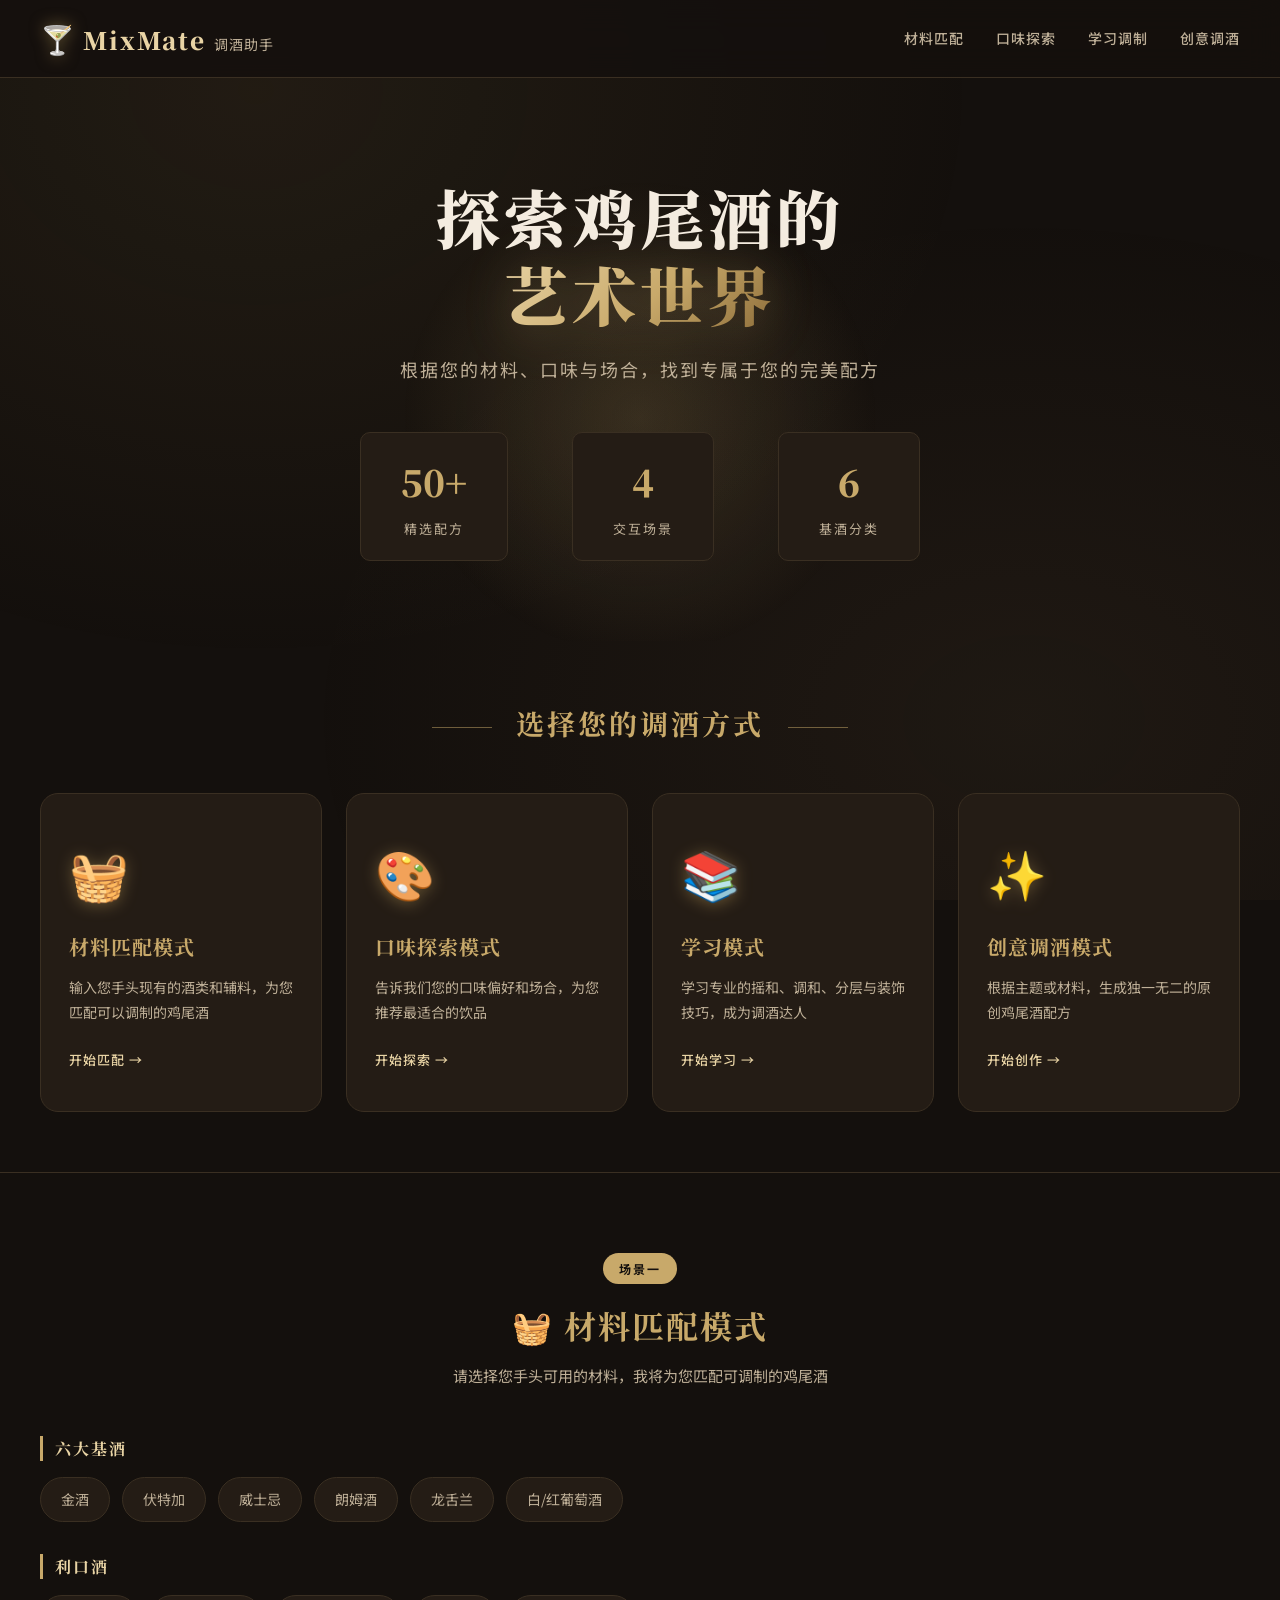
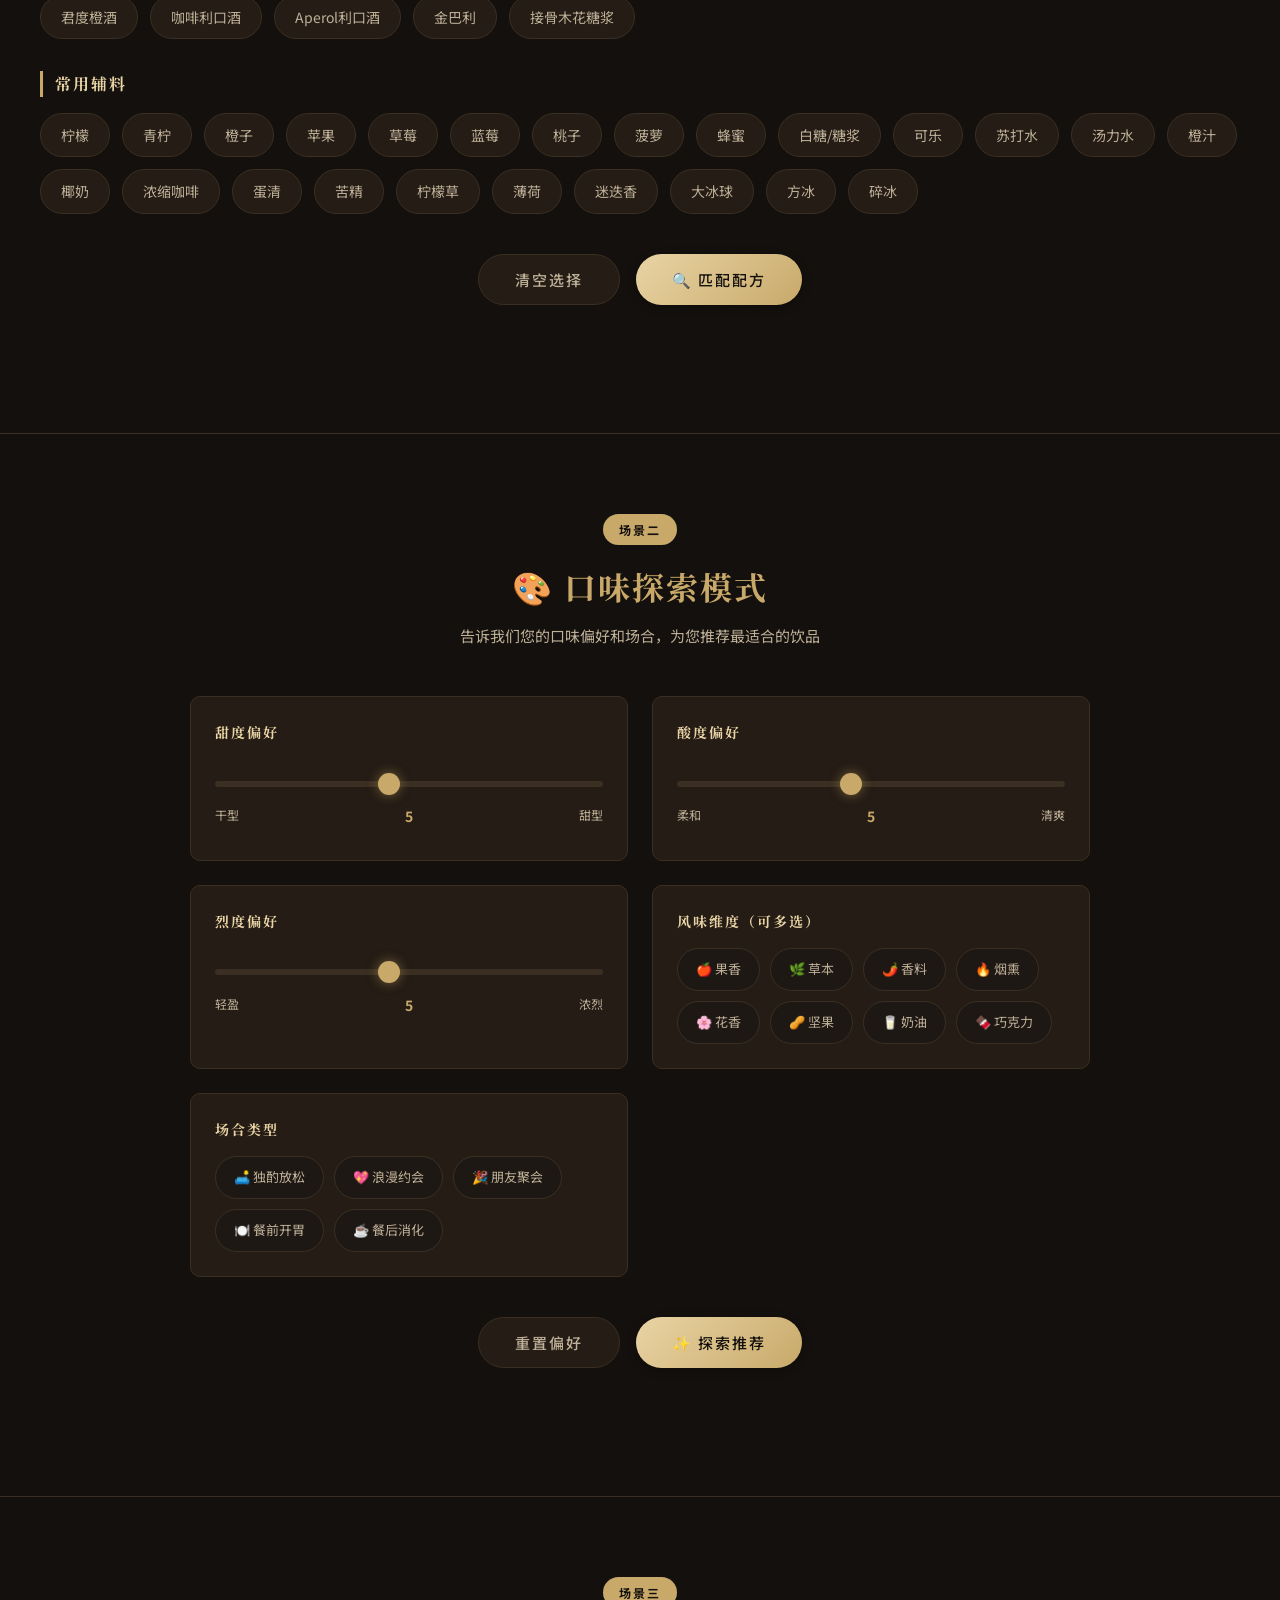
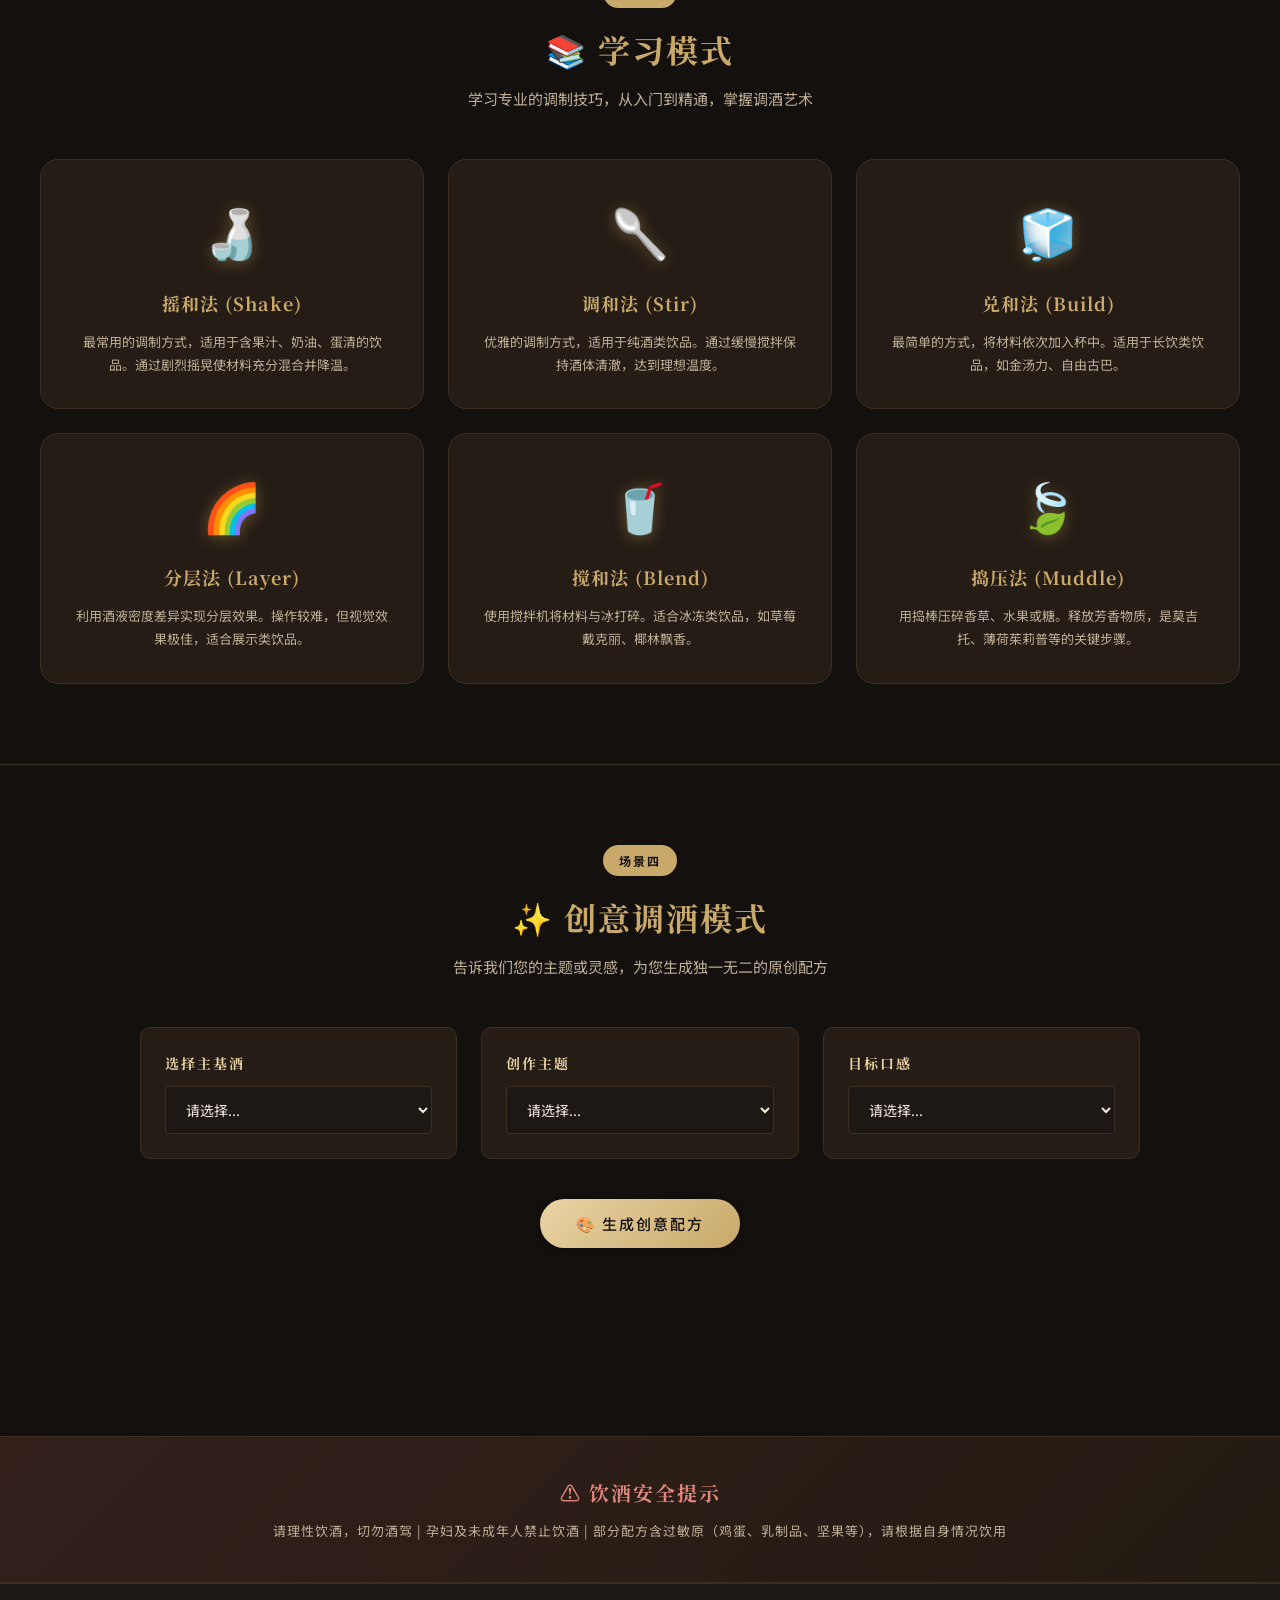
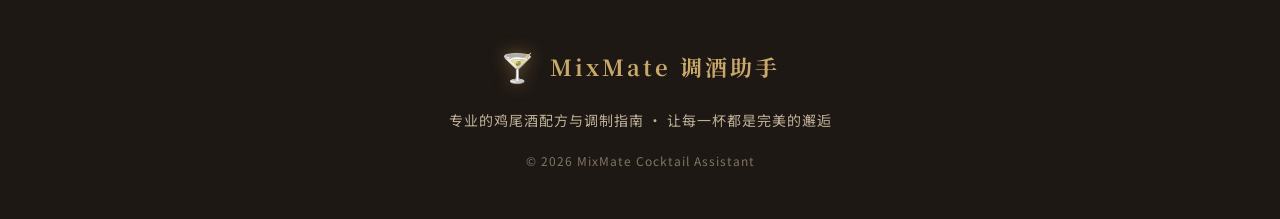
<file: mixmate-cocktail-assistant0.html>
<!DOCTYPE html>
<html lang="zh-CN">
<head>
    <meta charset="UTF-8">
    <meta name="viewport" content="width=device-width, initial-scale=1.0">
    <title>MixMate 调酒助手 - 专业鸡尾酒配方与调制指南</title>
    <meta name="description" content="专业的鸡尾酒配方与调制助手，根据您的材料、口味偏好和场合需求，推荐完美的鸡尾酒配方">
    <link rel="stylesheet" href="style.css">
    <link href="https://fonts.googleapis.com/css2?family=Noto+Serif+SC:wght@400;700;900&family=Noto+Sans+SC:wght@300;400;500;700&display=swap" rel="stylesheet">
</head>
<body>
    <!-- 顶部导航栏 -->
    <header class="header">
        <div class="header-content">
            <div class="logo">
                <span class="logo-icon">🍸</span>
                <h1>MixMate</h1>
                <span class="logo-sub">调酒助手</span>
            </div>
            <nav class="nav">
                <a href="#materials" class="nav-link" data-scene="materials">材料匹配</a>
                <a href="#taste" class="nav-link" data-scene="taste">口味探索</a>
                <a href="#learn" class="nav-link" data-scene="learn">学习调制</a>
                <a href="#create" class="nav-link" data-scene="create">创意调酒</a>
            </nav>
        </div>
    </header>

    <!-- 主视觉横幅 -->
    <section class="hero">
        <div class="hero-content">
            <h2 class="hero-title">探索鸡尾酒的<br><span class="highlight">艺术世界</span></h2>
            <p class="hero-subtitle">根据您的材料、口味与场合，找到专属于您的完美配方</p>
            <div class="hero-stats">
                <div class="stat-item">
                    <span class="stat-num">50+</span>
                    <span class="stat-label">精选配方</span>
                </div>
                <div class="stat-item">
                    <span class="stat-num">4</span>
                    <span class="stat-label">交互场景</span>
                </div>
                <div class="stat-item">
                    <span class="stat-num">6</span>
                    <span class="stat-label">基酒分类</span>
                </div>
            </div>
        </div>
    </section>

    <!-- 场景选择卡片 -->
    <section class="scenes">
        <h3 class="section-title">选择您的调酒方式</h3>
        <div class="scene-cards">
            <div class="scene-card" data-scene="materials">
                <div class="scene-icon">🧺</div>
                <h4>材料匹配模式</h4>
                <p>输入您手头现有的酒类和辅料，为您匹配可以调制的鸡尾酒</p>
                <span class="scene-cta">开始匹配 →</span>
            </div>
            <div class="scene-card" data-scene="taste">
                <div class="scene-icon">🎨</div>
                <h4>口味探索模式</h4>
                <p>告诉我们您的口味偏好和场合，为您推荐最适合的饮品</p>
                <span class="scene-cta">开始探索 →</span>
            </div>
            <div class="scene-card" data-scene="learn">
                <div class="scene-icon">📚</div>
                <h4>学习模式</h4>
                <p>学习专业的摇和、调和、分层与装饰技巧，成为调酒达人</p>
                <span class="scene-cta">开始学习 →</span>
            </div>
            <div class="scene-card" data-scene="create">
                <div class="scene-icon">✨</div>
                <h4>创意调酒模式</h4>
                <p>根据主题或材料，生成独一无二的原创鸡尾酒配方</p>
                <span class="scene-cta">开始创作 →</span>
            </div>
        </div>
    </section>

    <!-- 场景一：材料匹配模式 -->
    <section id="materials" class="scene-section">
        <div class="section-header">
            <span class="section-badge">场景一</span>
            <h3>🧺 材料匹配模式</h3>
            <p>请选择您手头可用的材料，我将为您匹配可调制的鸡尾酒</p>
        </div>

        <!-- 基酒选择 -->
        <div class="material-group">
            <h4>六大基酒</h4>
            <div class="material-tags" id="base-spirits"></div>
        </div>

        <!-- 利口酒选择 -->
        <div class="material-group">
            <h4>利口酒</h4>
            <div class="material-tags" id="liqueurs"></div>
        </div>

        <!-- 辅料选择 -->
        <div class="material-group">
            <h4>常用辅料</h4>
            <div class="material-tags" id="ingredients"></div>
        </div>

        <div class="action-bar">
            <button class="btn btn-secondary" id="clear-materials">清空选择</button>
            <button class="btn btn-primary" id="match-materials">🔍 匹配配方</button>
        </div>

        <!-- 匹配结果 -->
        <div class="results" id="materials-results"></div>
    </section>

    <!-- 场景二：口味探索模式 -->
    <section id="taste" class="scene-section">
        <div class="section-header">
            <span class="section-badge">场景二</span>
            <h3>🎨 口味探索模式</h3>
            <p>告诉我们您的口味偏好和场合，为您推荐最适合的饮品</p>
        </div>

        <div class="taste-grid">
            <!-- 甜度 -->
            <div class="taste-item">
                <label>甜度偏好</label>
                <div class="slider-container">
                    <input type="range" min="1" max="10" value="5" class="taste-slider" id="sweetness">
                    <div class="slider-labels">
                        <span>干型</span>
                        <span class="slider-value" id="sweetness-value">5</span>
                        <span>甜型</span>
                    </div>
                </div>
            </div>

            <!-- 酸度 -->
            <div class="taste-item">
                <label>酸度偏好</label>
                <div class="slider-container">
                    <input type="range" min="1" max="10" value="5" class="taste-slider" id="acidity">
                    <div class="slider-labels">
                        <span>柔和</span>
                        <span class="slider-value" id="acidity-value">5</span>
                        <span>清爽</span>
                    </div>
                </div>
            </div>

            <!-- 烈度 -->
            <div class="taste-item">
                <label>烈度偏好</label>
                <div class="slider-container">
                    <input type="range" min="1" max="10" value="5" class="taste-slider" id="strength">
                    <div class="slider-labels">
                        <span>轻盈</span>
                        <span class="slider-value" id="strength-value">5</span>
                        <span>浓烈</span>
                    </div>
                </div>
            </div>

            <!-- 风味维度 -->
            <div class="taste-item">
                <label>风味维度（可多选）</label>
                <div class="flavor-tags" id="flavor-tags">
                    <span class="flavor-tag" data-flavor="果香">🍎 果香</span>
                    <span class="flavor-tag" data-flavor="草本">🌿 草本</span>
                    <span class="flavor-tag" data-flavor="香料">🌶️ 香料</span>
                    <span class="flavor-tag" data-flavor="烟熏">🔥 烟熏</span>
                    <span class="flavor-tag" data-flavor="花香">🌸 花香</span>
                    <span class="flavor-tag" data-flavor="坚果">🥜 坚果</span>
                    <span class="flavor-tag" data-flavor="奶油">🥛 奶油</span>
                    <span class="flavor-tag" data-flavor="巧克力">🍫 巧克力</span>
                </div>
            </div>

            <!-- 场合选择 -->
            <div class="taste-item">
                <label>场合类型</label>
                <div class="occasion-tags" id="occasion-tags">
                    <span class="occasion-tag" data-occasion="独酌放松">🛋️ 独酌放松</span>
                    <span class="occasion-tag" data-occasion="浪漫约会">💖 浪漫约会</span>
                    <span class="occasion-tag" data-occasion="朋友聚会">🎉 朋友聚会</span>
                    <span class="occasion-tag" data-occasion="餐前开胃">🍽️ 餐前开胃</span>
                    <span class="occasion-tag" data-occasion="餐后消化">☕ 餐后消化</span>
                </div>
            </div>
        </div>

        <div class="action-bar">
            <button class="btn btn-secondary" id="reset-taste">重置偏好</button>
            <button class="btn btn-primary" id="match-taste">✨ 探索推荐</button>
        </div>

        <div class="results" id="taste-results"></div>
    </section>

    <!-- 场景三：学习模式 -->
    <section id="learn" class="scene-section">
        <div class="section-header">
            <span class="section-badge">场景三</span>
            <h3>📚 学习模式</h3>
            <p>学习专业的调制技巧，从入门到精通，掌握调酒艺术</p>
        </div>

        <div class="techniques">
            <div class="technique-card" data-tech="shake">
                <div class="tech-icon">🍶</div>
                <h4>摇和法 (Shake)</h4>
                <p>最常用的调制方式，适用于含果汁、奶油、蛋清的饮品。通过剧烈摇晃使材料充分混合并降温。</p>
            </div>
            <div class="technique-card" data-tech="stir">
                <div class="tech-icon">🥄</div>
                <h4>调和法 (Stir)</h4>
                <p>优雅的调制方式，适用于纯酒类饮品。通过缓慢搅拌保持酒体清澈，达到理想温度。</p>
            </div>
            <div class="technique-card" data-tech="build">
                <div class="tech-icon">🧊</div>
                <h4>兑和法 (Build)</h4>
                <p>最简单的方式，将材料依次加入杯中。适用于长饮类饮品，如金汤力、自由古巴。</p>
            </div>
            <div class="technique-card" data-tech="layer">
                <div class="tech-icon">🌈</div>
                <h4>分层法 (Layer)</h4>
                <p>利用酒液密度差异实现分层效果。操作较难，但视觉效果极佳，适合展示类饮品。</p>
            </div>
            <div class="technique-card" data-tech="blend">
                <div class="tech-icon">🥤</div>
                <h4>搅和法 (Blend)</h4>
                <p>使用搅拌机将材料与冰打碎。适合冰冻类饮品，如草莓戴克丽、椰林飘香。</p>
            </div>
            <div class="technique-card" data-tech="muddle">
                <div class="tech-icon">🍃</div>
                <h4>捣压法 (Muddle)</h4>
                <p>用捣棒压碎香草、水果或糖。释放芳香物质，是莫吉托、薄荷茱莉普等的关键步骤。</p>
            </div>
        </div>

        <!-- 技巧详情模态框 -->
        <div id="technique-modal" class="modal">
            <div class="modal-content">
                <span class="modal-close" id="modal-close">&times;</span>
                <div id="technique-detail"></div>
            </div>
        </div>
    </section>

    <!-- 场景四：创意调酒模式 -->
    <section id="create" class="scene-section">
        <div class="section-header">
            <span class="section-badge">场景四</span>
            <h3>✨ 创意调酒模式</h3>
            <p>告诉我们您的主题或灵感，为您生成独一无二的原创配方</p>
        </div>

        <div class="create-grid">
            <div class="create-item">
                <label>选择主基酒</label>
                <select id="create-base" class="select-input">
                    <option value="">请选择...</option>
                    <option value="威士忌">威士忌</option>
                    <option value="白兰地">白兰地</option>
                    <option value="金酒">金酒</option>
                    <option value="朗姆酒">朗姆酒</option>
                    <option value="伏特加">伏特加</option>
                    <option value="龙舌兰">龙舌兰</option>
                </select>
            </div>
            <div class="create-item">
                <label>创作主题</label>
                <select id="create-theme" class="select-input">
                    <option value="">请选择...</option>
                    <option value="夏日清新">夏日清新</option>
                    <option value="冬日暖语">冬日暖语</option>
                    <option value="东方韵味">东方韵味</option>
                    <option value="热带风情">热带风情</option>
                    <option value="花香诗意">花香诗意</option>
                    <option value="夜色迷情">夜色迷情</option>
                </select>
            </div>
            <div class="create-item">
                <label>目标口感</label>
                <select id="create-feel" class="select-input">
                    <option value="">请选择...</option>
                    <option value="清爽果味">清爽果味</option>
                    <option value="醇厚香料">醇厚香料</option>
                    <option value="柔顺奶油">柔顺奶油</option>
                    <option value="优雅花香">优雅花香</option>
                    <option value="清新草本">清新草本</option>
                </select>
            </div>
        </div>

        <div class="action-bar">
            <button class="btn btn-primary" id="generate-creative">🎨 生成创意配方</button>
        </div>

        <div class="results" id="creative-results"></div>
    </section>

    <!-- 安全提示 -->
    <section class="safety-notice">
        <div class="safety-content">
            <h3>⚠️ 饮酒安全提示</h3>
            <p>请理性饮酒，切勿酒驾 | 孕妇及未成年人禁止饮酒 | 部分配方含过敏原（鸡蛋、乳制品、坚果等），请根据自身情况饮用</p>
        </div>
    </section>

    <!-- 页脚 -->
    <footer class="footer">
        <div class="footer-content">
            <div class="footer-logo">
                <span class="logo-icon">🍸</span>
                <span>MixMate 调酒助手</span>
            </div>
            <p>专业的鸡尾酒配方与调制指南 · 让每一杯都是完美的邂逅</p>
            <p class="copyright">© 2026 MixMate Cocktail Assistant</p>
        </div>
    </footer>

    <!-- 配方详情模态框 -->
    <div id="recipe-modal" class="modal">
        <div class="modal-content recipe-modal">
            <span class="modal-close" id="recipe-close">&times;</span>
            <div id="recipe-detail"></div>
        </div>
    </div>

    <script src="recipes.js"></script>
    <script src="app.js"></script>
</body>
</html>
</file>
<file: style.css>
/* ========================================
   MixMate 调酒助手 - 全局样式表
   配色：深金棕 + 琥珀色 + 暖米白，营造精致酒吧氛围
   ======================================== */

/* ---------- CSS 变量定义（琥珀金 · 墨玉色 · 暖米白 高级典雅配色） ---------- */
:root {
    /* 主背景：深夜墨玉色 */
    --color-bg: #14100d;
    --color-bg-soft: #1e1814;         /* 次要背景（更软） */
    --color-bg-lift: #2a2119;         /* 卡片/抬升层背景 */

    /* 琥珀金 —— 强调色 */
    --color-gold: #c8a96a;             /* 主金色（柔和、高级） */
    --color-gold-light: #e9d4a5;       /* 浅金色 */
    --color-gold-dark: #8a6a37;        /* 深金色 */
    --color-gold-soft: rgba(200, 169, 106, 0.15);

    /* 文字色（暖米白系列） */
    --color-text: #f4ece0;             /* 主文字色 */
    --color-text-soft: #bfb098;        /* 次要文字色 */
    --color-text-dim: #8a7e6c;         /* 弱化文字色 */

    /* 容器与边框 */
    --color-card: #241c15;
    --color-border: #3a2f22;
    --color-border-soft: rgba(200, 169, 106, 0.22);

    --color-accent: #d4a373;
    --color-success: #8ab385;
    --color-warning: #e0877d;

    --shadow-sm: 0 2px 8px rgba(0, 0, 0, 0.35);
    --shadow-md: 0 6px 24px rgba(0, 0, 0, 0.45);
    --shadow-lg: 0 12px 48px rgba(0, 0, 0, 0.55);
    --shadow-gold: 0 0 32px rgba(200, 169, 106, 0.25);
    --shadow-gold-soft: 0 0 16px rgba(200, 169, 106, 0.18);

    --radius-sm: 4px;
    --radius-md: 10px;
    --radius-lg: 18px;

    --transition: all 0.3s cubic-bezier(0.4, 0, 0.2, 1);
}

/* ---------- 基础重置 ---------- */
* {
    margin: 0;
    padding: 0;
    box-sizing: border-box;
}

html {
    scroll-behavior: smooth;
}

body {
    font-family: 'Noto Sans SC', -apple-system, BlinkMacSystemFont, sans-serif;
    background: var(--color-bg);
    color: var(--color-text);
    line-height: 1.6;
    min-height: 100vh;
    overflow-x: hidden;
}

/* 页面整体装饰背景 - 微妙的金色渐变光晕 */
body::before {
    content: '';
    position: fixed;
    top: 0;
    left: 0;
    width: 100%;
    height: 100%;
    background: 
        radial-gradient(ellipse at 20% 10%, rgba(201, 165, 92, 0.08) 0%, transparent 50%),
        radial-gradient(ellipse at 80% 80%, rgba(212, 163, 115, 0.06) 0%, transparent 50%);
    pointer-events: none;
    z-index: -1;
}

/* ---------- 顶部导航栏 ---------- */
.header {
    position: sticky;
    top: 0;
    z-index: 50;
    background: rgba(26, 20, 16, 0.95);
    backdrop-filter: blur(20px);
    border-bottom: 1px solid var(--color-border);
}

.header-content {
    max-width: 1400px;
    margin: 0 auto;
    padding: 16px 40px;
    display: flex;
    align-items: center;
    justify-content: space-between;
}

.logo {
    display: flex;
    align-items: baseline;
    gap: 8px;
}

.logo-icon {
    font-size: 28px;
    filter: drop-shadow(0 0 8px rgba(201, 165, 92, 0.5));
}

.logo h1 {
    font-family: 'Noto Serif SC', serif;
    font-size: 24px;
    font-weight: 900;
    color: var(--color-gold);
    letter-spacing: 2px;
}

.logo-sub {
    font-size: 14px;
    color: var(--color-text-soft);
    letter-spacing: 1px;
}

.nav {
    display: flex;
    gap: 32px;
}

.nav-link {
    color: var(--color-text-soft);
    text-decoration: none;
    font-size: 14px;
    font-weight: 500;
    letter-spacing: 1px;
    position: relative;
    padding: 4px 0;
    transition: var(--transition);
    cursor: pointer;
}

.nav-link::after {
    content: '';
    position: absolute;
    bottom: 0;
    left: 50%;
    width: 0;
    height: 2px;
    background: var(--color-gold);
    transition: var(--transition);
    transform: translateX(-50%);
}

.nav-link:hover {
    color: var(--color-gold);
}

.nav-link:hover::after,
.nav-link.active::after {
    width: 100%;
}

/* ---------- 主视觉横幅 Hero ---------- */
.hero {
    max-width: 1400px;
    margin: 0 auto;
    padding: 100px 40px 80px;
    text-align: center;
    position: relative;
}

.hero-content {
    position: relative;
    z-index: 2;
}

.hero-title {
    font-family: 'Noto Serif SC', serif;
    font-size: 64px;
    font-weight: 900;
    line-height: 1.2;
    margin-bottom: 24px;
    letter-spacing: 4px;
}

.highlight {
    background: linear-gradient(135deg, var(--color-gold-light) 0%, var(--color-gold) 50%, var(--color-gold-dark) 100%);
    -webkit-background-clip: text;
    -webkit-text-fill-color: transparent;
    background-clip: text;
    filter: drop-shadow(0 4px 20px rgba(201, 165, 92, 0.3));
}

.hero-subtitle {
    font-size: 18px;
    color: var(--color-text-soft);
    margin-bottom: 48px;
    letter-spacing: 2px;
}

.hero-stats {
    display: flex;
    justify-content: center;
    gap: 64px;
}

.stat-item {
    display: flex;
    flex-direction: column;
    align-items: center;
    gap: 8px;
    padding: 20px 40px;
    border: 1px solid var(--color-border);
    border-radius: var(--radius-md);
    background: var(--color-card);
    transition: var(--transition);
}

.stat-item:hover {
    border-color: var(--color-gold);
    transform: translateY(-4px);
    box-shadow: var(--shadow-gold);
}

.stat-num {
    font-family: 'Noto Serif SC', serif;
    font-size: 36px;
    font-weight: 900;
    color: var(--color-gold);
}

.stat-label {
    font-size: 13px;
    color: var(--color-text-soft);
    letter-spacing: 2px;
}

/* ---------- 场景选择卡片 ---------- */
.scenes {
    max-width: 1400px;
    margin: 0 auto;
    padding: 60px 40px;
}

.section-title {
    font-family: 'Noto Serif SC', serif;
    font-size: 28px;
    font-weight: 700;
    text-align: center;
    margin-bottom: 48px;
    letter-spacing: 3px;
    color: var(--color-gold);
    position: relative;
}

.section-title::before,
.section-title::after {
    content: '';
    display: inline-block;
    width: 60px;
    height: 1px;
    background: var(--color-gold);
    vertical-align: middle;
    margin: 0 24px;
    opacity: 0.5;
}

.scene-cards {
    display: grid;
    grid-template-columns: repeat(4, 1fr);
    gap: 24px;
}

.scene-card {
    padding: 40px 28px;
    background: var(--color-card);
    border: 1px solid var(--color-border);
    border-radius: var(--radius-lg);
    cursor: pointer;
    transition: var(--transition);
    position: relative;
    overflow: hidden;
}

.scene-card::before {
    content: '';
    position: absolute;
    top: 0;
    left: 0;
    width: 100%;
    height: 3px;
    background: linear-gradient(90deg, transparent, var(--color-gold), transparent);
    opacity: 0;
    transition: var(--transition);
}

.scene-card:hover {
    transform: translateY(-8px);
    border-color: var(--color-gold);
    box-shadow: var(--shadow-gold);
}

.scene-card:hover::before {
    opacity: 1;
}

.scene-icon {
    font-size: 48px;
    margin-bottom: 20px;
    filter: drop-shadow(0 2px 8px rgba(201, 165, 92, 0.4));
}

.scene-card h4 {
    font-family: 'Noto Serif SC', serif;
    font-size: 20px;
    font-weight: 700;
    margin-bottom: 12px;
    color: var(--color-gold);
    letter-spacing: 1px;
}

.scene-card p {
    font-size: 14px;
    color: var(--color-text-soft);
    line-height: 1.8;
    margin-bottom: 20px;
}

.scene-cta {
    font-size: 13px;
    color: var(--color-gold-light);
    letter-spacing: 1px;
    font-weight: 500;
}

/* ---------- 各场景通用 Section 样式 ---------- */
.scene-section {
    max-width: 1400px;
    margin: 0 auto;
    padding: 80px 40px;
    border-top: 1px solid var(--color-border);
}

.section-header {
    text-align: center;
    margin-bottom: 48px;
}

.section-badge {
    display: inline-block;
    padding: 6px 16px;
    background: var(--color-gold);
    color: var(--color-bg);
    font-size: 12px;
    font-weight: 700;
    letter-spacing: 2px;
    border-radius: 100px;
    margin-bottom: 16px;
}

.section-header h3 {
    font-family: 'Noto Serif SC', serif;
    font-size: 32px;
    font-weight: 700;
    margin-bottom: 12px;
    color: var(--color-gold);
    letter-spacing: 2px;
}

.section-header p {
    font-size: 15px;
    color: var(--color-text-soft);
}

/* ---------- 场景一：材料匹配 ---------- */
.material-group {
    margin-bottom: 32px;
}

.material-group h4 {
    font-family: 'Noto Serif SC', serif;
    font-size: 16px;
    font-weight: 700;
    margin-bottom: 16px;
    color: var(--color-gold-light);
    letter-spacing: 2px;
    padding-left: 12px;
    border-left: 3px solid var(--color-gold);
}

.material-tags {
    display: flex;
    flex-wrap: wrap;
    gap: 12px;
}

.material-tag {
    padding: 10px 20px;
    background: var(--color-card);
    border: 1px solid var(--color-border);
    border-radius: 100px;
    font-size: 14px;
    color: var(--color-text-soft);
    cursor: pointer;
    transition: var(--transition);
    user-select: none;
}

.material-tag:hover {
    border-color: var(--color-gold);
    color: var(--color-gold-light);
    transform: translateY(-2px);
}

.material-tag.active {
    background: var(--color-gold);
    color: var(--color-bg);
    border-color: var(--color-gold);
    font-weight: 700;
    box-shadow: var(--shadow-gold);
}

/* 操作按钮栏 */
.action-bar {
    display: flex;
    justify-content: center;
    gap: 16px;
    margin-top: 40px;
}

.btn {
    padding: 14px 36px;
    font-size: 15px;
    font-weight: 500;
    letter-spacing: 2px;
    border: none;
    border-radius: 100px;
    cursor: pointer;
    transition: var(--transition);
    font-family: inherit;
}

.btn-primary {
    background: linear-gradient(135deg, var(--color-gold-light), var(--color-gold));
    color: var(--color-bg);
    box-shadow: var(--shadow-sm);
}

.btn-primary:hover {
    transform: translateY(-2px);
    box-shadow: var(--shadow-gold);
}

.btn-secondary {
    background: var(--color-card);
    color: var(--color-text-soft);
    border: 1px solid var(--color-border);
}

.btn-secondary:hover {
    border-color: var(--color-gold);
    color: var(--color-gold);
}

/* ---------- 结果卡片通用样式 ---------- */
.results {
    margin-top: 48px;
    display: grid;
    grid-template-columns: repeat(auto-fill, minmax(380px, 1fr));
    gap: 24px;
}

.recipe-card {
    background: var(--color-card);
    border: 1px solid var(--color-border);
    border-radius: var(--radius-lg);
    overflow: hidden;
    transition: var(--transition);
    cursor: pointer;
}

.recipe-card:hover {
    transform: translateY(-6px);
    border-color: var(--color-gold);
    box-shadow: var(--shadow-gold);
}

.recipe-card-header {
    padding: 24px 28px;
    background: linear-gradient(135deg, rgba(201, 165, 92, 0.12), rgba(212, 163, 115, 0.05));
    border-bottom: 1px solid var(--color-border);
}

.recipe-name {
    font-family: 'Noto Serif SC', serif;
    font-size: 22px;
    font-weight: 700;
    color: var(--color-gold);
    margin-bottom: 8px;
    letter-spacing: 1px;
}

.recipe-category {
    font-size: 12px;
    color: var(--color-text-soft);
    letter-spacing: 2px;
    margin-bottom: 16px;
}

.recipe-flavor-tags {
    display: flex;
    flex-wrap: wrap;
    gap: 8px;
}

.flavor-badge {
    padding: 4px 12px;
    background: rgba(201, 165, 92, 0.15);
    border: 1px solid rgba(201, 165, 92, 0.3);
    border-radius: 100px;
    font-size: 11px;
    color: var(--color-gold-light);
    letter-spacing: 1px;
}

.recipe-card-body {
    padding: 24px 28px;
}

.recipe-info-row {
    display: flex;
    justify-content: space-between;
    align-items: center;
    margin-bottom: 16px;
    padding-bottom: 16px;
    border-bottom: 1px solid var(--color-border);
}

.info-label {
    font-size: 12px;
    color: var(--color-text-soft);
    letter-spacing: 1px;
}

.info-value {
    font-size: 14px;
    color: var(--color-gold-light);
    font-weight: 500;
}

.difficulty-stars {
    color: var(--color-gold);
    letter-spacing: 2px;
}

.recipe-ingredients-preview {
    font-size: 13px;
    color: var(--color-text-soft);
    line-height: 2;
    margin-bottom: 16px;
}

.ingredient-item {
    display: flex;
    justify-content: space-between;
    padding: 4px 0;
}

.ingredient-name.available {
    color: var(--color-success);
}

.ingredient-name.missing {
    color: var(--color-warning);
}

.recipe-card-footer {
    display: flex;
    justify-content: space-between;
    align-items: center;
    padding-top: 16px;
    border-top: 1px solid var(--color-border);
}

.match-score {
    font-size: 13px;
    color: var(--color-text-soft);
}

.match-score strong {
    color: var(--color-gold);
    font-size: 16px;
}

.view-detail {
    font-size: 13px;
    color: var(--color-gold);
    font-weight: 500;
    letter-spacing: 1px;
}

/* ---------- 场景二：口味探索 ---------- */
.taste-grid {
    display: grid;
    grid-template-columns: 1fr 1fr;
    gap: 24px;
    max-width: 900px;
    margin: 0 auto;
}

.taste-item {
    padding: 24px;
    background: var(--color-card);
    border: 1px solid var(--color-border);
    border-radius: var(--radius-md);
}

.taste-item.full-width {
    grid-column: 1 / -1;
}

.taste-item label {
    display: block;
    font-family: 'Noto Serif SC', serif;
    font-size: 14px;
    font-weight: 700;
    color: var(--color-gold-light);
    margin-bottom: 16px;
    letter-spacing: 2px;
}

.slider-container {
    padding: 8px 0;
}

.taste-slider {
    width: 100%;
    height: 6px;
    background: var(--color-border);
    border-radius: 100px;
    outline: none;
    -webkit-appearance: none;
    appearance: none;
    cursor: pointer;
}

.taste-slider::-webkit-slider-thumb {
    -webkit-appearance: none;
    appearance: none;
    width: 22px;
    height: 22px;
    background: var(--color-gold);
    border-radius: 50%;
    cursor: pointer;
    box-shadow: 0 0 12px rgba(201, 165, 92, 0.5);
    transition: var(--transition);
}

.taste-slider::-webkit-slider-thumb:hover {
    transform: scale(1.2);
}

.taste-slider::-moz-range-thumb {
    width: 22px;
    height: 22px;
    background: var(--color-gold);
    border-radius: 50%;
    cursor: pointer;
    border: none;
    box-shadow: 0 0 12px rgba(201, 165, 92, 0.5);
}

.slider-labels {
    display: flex;
    justify-content: space-between;
    margin-top: 12px;
    font-size: 12px;
    color: var(--color-text-soft);
}

.slider-value {
    color: var(--color-gold);
    font-weight: 700;
    font-size: 14px;
}

/* 风味标签多选 */
.flavor-tags,
.occasion-tags {
    display: flex;
    flex-wrap: wrap;
    gap: 10px;
}

.flavor-tag,
.occasion-tag {
    padding: 10px 18px;
    background: var(--color-bg-soft);
    border: 1px solid var(--color-border);
    border-radius: 100px;
    font-size: 13px;
    color: var(--color-text-soft);
    cursor: pointer;
    transition: var(--transition);
    user-select: none;
}

.flavor-tag:hover,
.occasion-tag:hover {
    border-color: var(--color-gold);
    color: var(--color-gold-light);
}

.flavor-tag.active,
.occasion-tag.active {
    background: var(--color-gold);
    color: var(--color-bg);
    border-color: var(--color-gold);
    font-weight: 700;
}

/* ---------- 场景三：学习模式 ---------- */
.techniques {
    display: grid;
    grid-template-columns: repeat(3, 1fr);
    gap: 24px;
}

.technique-card {
    padding: 32px;
    background: var(--color-card);
    border: 1px solid var(--color-border);
    border-radius: var(--radius-lg);
    cursor: pointer;
    transition: var(--transition);
    text-align: center;
}

.technique-card:hover {
    transform: translateY(-6px);
    border-color: var(--color-gold);
    box-shadow: var(--shadow-gold);
}

.tech-icon {
    font-size: 48px;
    margin-bottom: 20px;
    filter: drop-shadow(0 2px 8px rgba(201, 165, 92, 0.4));
}

.technique-card h4 {
    font-family: 'Noto Serif SC', serif;
    font-size: 18px;
    font-weight: 700;
    color: var(--color-gold);
    margin-bottom: 12px;
    letter-spacing: 1px;
}

.technique-card p {
    font-size: 13px;
    color: var(--color-text-soft);
    line-height: 1.8;
}

/* ---------- 场景四：创意调酒 ---------- */
.create-grid {
    display: grid;
    grid-template-columns: repeat(3, 1fr);
    gap: 24px;
    max-width: 1000px;
    margin: 0 auto;
}

.create-item {
    padding: 24px;
    background: var(--color-card);
    border: 1px solid var(--color-border);
    border-radius: var(--radius-md);
}

.create-item label {
    display: block;
    font-family: 'Noto Serif SC', serif;
    font-size: 14px;
    font-weight: 700;
    color: var(--color-gold-light);
    margin-bottom: 12px;
    letter-spacing: 2px;
}

.select-input {
    width: 100%;
    padding: 12px 16px;
    background: var(--color-bg-soft);
    border: 1px solid var(--color-border);
    border-radius: var(--radius-sm);
    color: var(--color-text);
    font-family: inherit;
    font-size: 14px;
    cursor: pointer;
    transition: var(--transition);
}

.select-input:focus {
    outline: none;
    border-color: var(--color-gold);
    box-shadow: 0 0 0 3px rgba(201, 165, 92, 0.15);
}

.select-input option {
    background: var(--color-bg-soft);
    color: var(--color-text);
}

/* ---------- 安全提示 ---------- */
.safety-notice {
    background: linear-gradient(135deg, rgba(232, 116, 106, 0.15), rgba(201, 165, 92, 0.08));
    border-top: 1px solid var(--color-border);
    border-bottom: 1px solid var(--color-border);
    padding: 40px;
    margin-top: 60px;
}

.safety-content {
    max-width: 1000px;
    margin: 0 auto;
    text-align: center;
}

.safety-content h3 {
    font-family: 'Noto Serif SC', serif;
    font-size: 20px;
    font-weight: 700;
    color: var(--color-warning);
    margin-bottom: 12px;
    letter-spacing: 2px;
}

.safety-content p {
    font-size: 13px;
    color: var(--color-text-soft);
    letter-spacing: 1px;
}

/* ---------- 页脚 ---------- */
.footer {
    background: var(--color-bg-soft);
    padding: 60px 40px 40px;
    border-top: 1px solid var(--color-border);
}

.footer-content {
    max-width: 1400px;
    margin: 0 auto;
    text-align: center;
}

.footer-logo {
    display: flex;
    align-items: center;
    justify-content: center;
    gap: 12px;
    font-family: 'Noto Serif SC', serif;
    font-size: 22px;
    font-weight: 700;
    color: var(--color-gold);
    margin-bottom: 20px;
    letter-spacing: 3px;
}

.footer-content p {
    font-size: 14px;
    color: var(--color-text-soft);
    margin-bottom: 8px;
    letter-spacing: 1px;
}

.copyright {
    font-size: 12px !important;
    opacity: 0.6;
    margin-top: 20px !important;
}

/* ---------- 模态框 ---------- */
.modal {
    display: none;
    position: fixed;
    z-index: 1000;
    left: 0;
    top: 0;
    width: 100%;
    height: 100%;
    background: rgba(0, 0, 0, 0.85);
    backdrop-filter: blur(8px);
    overflow-y: auto;
    animation: fadeIn 0.3s ease;
}

.modal.active {
    display: flex;
    align-items: flex-start;
    justify-content: center;
    padding: 40px 20px;
}

.modal-content {
    background: var(--color-bg-soft);
    border: 1px solid var(--color-gold);
    border-radius: var(--radius-lg);
    max-width: 800px;
    width: 100%;
    position: relative;
    box-shadow: var(--shadow-lg);
    animation: slideUp 0.4s ease;
}

.modal-close {
    position: absolute;
    top: 20px;
    right: 24px;
    font-size: 28px;
    color: var(--color-text-soft);
    cursor: pointer;
    transition: var(--transition);
    z-index: 10;
    line-height: 1;
}

.modal-close:hover {
    color: var(--color-gold);
    transform: rotate(90deg);
}

@keyframes fadeIn {
    from { opacity: 0; }
    to { opacity: 1; }
}

@keyframes slideUp {
    from { opacity: 0; transform: translateY(40px); }
    to { opacity: 1; transform: translateY(0); }
}

/* ---------- 配方详情内容 ---------- */
.recipe-detail {
    padding: 48px;
}

.recipe-detail-header {
    text-align: center;
    padding-bottom: 32px;
    border-bottom: 1px solid var(--color-border);
    margin-bottom: 32px;
}

.detail-name {
    font-family: 'Noto Serif SC', serif;
    font-size: 36px;
    font-weight: 900;
    color: var(--color-gold);
    margin-bottom: 12px;
    letter-spacing: 4px;
}

.detail-divider {
    width: 80px;
    height: 2px;
    background: linear-gradient(90deg, transparent, var(--color-gold), transparent);
    margin: 20px auto;
}

.detail-meta {
    display: flex;
    justify-content: center;
    gap: 24px;
    flex-wrap: wrap;
    margin-bottom: 20px;
}

.meta-item {
    font-size: 13px;
    color: var(--color-text-soft);
    letter-spacing: 1px;
}

.meta-item strong {
    color: var(--color-gold-light);
}

.detail-section {
    margin-bottom: 32px;
}

.detail-section h4 {
    font-family: 'Noto Serif SC', serif;
    font-size: 16px;
    font-weight: 700;
    color: var(--color-gold);
    margin-bottom: 16px;
    letter-spacing: 2px;
    padding-left: 12px;
    border-left: 3px solid var(--color-gold);
}

.ingredient-table {
    width: 100%;
    border-collapse: collapse;
}

.ingredient-table tr {
    border-bottom: 1px solid var(--color-border);
}

.ingredient-table td {
    padding: 12px 8px;
    font-size: 14px;
}

.ingredient-table td:first-child {
    color: var(--color-gold-light);
    font-weight: 500;
}

.ingredient-table td:nth-child(2) {
    text-align: center;
    color: var(--color-text);
}

.ingredient-table td:nth-child(3) {
    text-align: right;
    color: var(--color-text-soft);
    font-size: 12px;
}

.steps-list {
    list-style: none;
    counter-reset: step-counter;
}

.steps-list li {
    counter-increment: step-counter;
    position: relative;
    padding: 12px 0 12px 52px;
    font-size: 14px;
    color: var(--color-text);
    line-height: 1.8;
    border-bottom: 1px solid var(--color-border);
}

.steps-list li::before {
    content: counter(step-counter);
    position: absolute;
    left: 0;
    top: 12px;
    width: 36px;
    height: 36px;
    background: var(--color-gold);
    color: var(--color-bg);
    border-radius: 50%;
    display: flex;
    align-items: center;
    justify-content: center;
    font-weight: 700;
    font-size: 14px;
}

.decoration-text,
.tips-text {
    padding: 16px 20px;
    background: rgba(201, 165, 92, 0.08);
    border: 1px solid rgba(201, 165, 92, 0.2);
    border-radius: var(--radius-md);
    font-size: 14px;
    color: var(--color-text);
    line-height: 1.8;
}

.safety-box {
    padding: 16px 20px;
    background: rgba(232, 116, 106, 0.1);
    border: 1px solid rgba(232, 116, 106, 0.3);
    border-radius: var(--radius-md);
    font-size: 13px;
    color: var(--color-warning);
    line-height: 1.8;
    margin-top: 16px;
}

/* ---------- 响应式设计 ---------- */
@media (max-width: 1200px) {
    .scene-cards {
        grid-template-columns: repeat(2, 1fr);
    }
    .techniques {
        grid-template-columns: repeat(2, 1fr);
    }
    .create-grid {
        grid-template-columns: 1fr;
    }
    .hero-title {
        font-size: 48px;
    }
}

@media (max-width: 768px) {
    .header-content {
        padding: 16px 20px;
        flex-direction: column;
        gap: 16px;
    }
    .nav {
        gap: 16px;
        flex-wrap: wrap;
        justify-content: center;
    }
    .nav-link {
        font-size: 13px;
    }
    .hero {
        padding: 60px 20px;
    }
    .hero-title {
        font-size: 36px;
    }
    .hero-stats {
        flex-direction: column;
        gap: 16px;
        align-items: center;
    }
    .stat-item {
        padding: 16px 32px;
    }
    .scene-cards,
    .techniques,
    .taste-grid {
        grid-template-columns: 1fr;
    }
    .scene-section,
    .scenes {
        padding: 60px 20px;
    }
    .results {
        grid-template-columns: 1fr;
    }
    .recipe-detail {
        padding: 32px 20px;
    }
    .detail-name {
        font-size: 28px;
    }
    .section-header h3 {
        font-size: 24px;
    }
    .hero-stats {
        gap: 16px;
    }
    .modal.active {
        padding: 20px 10px;
    }
}

/* ---------- 空状态 / 提示信息 ---------- */
.empty-state {
    grid-column: 1 / -1;
    text-align: center;
    padding: 60px 40px;
    background: var(--color-card);
    border: 1px dashed var(--color-border);
    border-radius: var(--radius-lg);
}

.empty-state .empty-icon {
    font-size: 48px;
    margin-bottom: 16px;
    opacity: 0.6;
}

.empty-state p {
    font-size: 15px;
    color: var(--color-text-soft);
    line-height: 1.8;
}

/* ---------- 滚动条美化 ---------- */
::-webkit-scrollbar {
    width: 10px;
}

::-webkit-scrollbar-track {
    background: var(--color-bg);
}

::-webkit-scrollbar-thumb {
    background: var(--color-border);
    border-radius: 100px;
}

::-webkit-scrollbar-thumb:hover {
    background: var(--color-gold-dark);
}


/* ============================================================
   【新增】配方详情模态框 · 新增元素样式（冰块/家庭份量/器材/拍照指南）
   ============================================================ */

.detail-section {
    margin-bottom: 28px;
}

.detail-heading {
    font-family: 'Noto Serif SC', serif;
    font-size: 15px;
    font-weight: 700;
    color: var(--color-gold-light);
    margin: 0 0 14px 0;
    padding-left: 12px;
    border-left: 3px solid var(--color-gold);
    letter-spacing: 2px;
}

/* 信息栅格（冰块/份量/器材/拍照等字段展示） */
.info-grid {
    display: grid;
    grid-template-columns: repeat(auto-fit, minmax(220px, 1fr));
    gap: 12px;
}

.info-cell {
    display: flex;
    flex-direction: column;
    gap: 6px;
    padding: 14px 16px;
    background: rgba(200, 169, 106, 0.06);
    border: 1px solid var(--color-border-soft);
    border-radius: var(--radius-md);
    transition: var(--transition);
}

.info-cell:hover {
    background: rgba(200, 169, 106, 0.10);
    transform: translateY(-2px);
    box-shadow: var(--shadow-gold-soft);
}

.info-label {
    font-size: 12px;
    color: var(--color-text-dim);
    letter-spacing: 2px;
    display: block;
}

.info-value {
    font-size: 14px;
    color: var(--color-text);
    line-height: 1.65;
    display: block;
}

/* 提示块（装饰建议 / 小贴士 / 故事 等） */
.tip-box {
    padding: 16px 20px;
    background: rgba(200, 169, 106, 0.08);
    border: 1px solid var(--color-border-soft);
    border-radius: var(--radius-md);
    font-size: 14px;
    color: var(--color-text);
    line-height: 1.85;
    margin-top: 12px;
}

.tip-box strong {
    color: var(--color-gold-light);
    font-weight: 600;
}

.story-box {
    background: rgba(212, 163, 115, 0.08);
    border-color: rgba(212, 163, 115, 0.25);
    font-style: italic;
}

/* 材料清单表格（更高级的表格样式） */
.ingredient-table {
    width: 100%;
    border-collapse: collapse;
}

.ingredient-table tr {
    border-bottom: 1px solid var(--color-border);
    transition: background 0.2s ease;
}

.ingredient-table tr:hover {
    background: rgba(200, 169, 106, 0.05);
}

.ingredient-table td {
    padding: 12px 10px;
    font-size: 14px;
    color: var(--color-text);
    vertical-align: top;
}

.ing-name {
    color: var(--color-gold-light) !important;
    font-weight: 600;
    width: 30%;
}

.ing-amount {
    text-align: center !important;
    width: 25%;
}

.ing-note {
    text-align: right !important;
    width: 45%;
    color: var(--color-text-dim) !important;
    font-size: 12px !important;
}

/* 步骤列表（带序号圆圈） */
.steps-list {
    list-style: none;
    padding: 0;
    margin: 0;
}

.steps-list li {
    position: relative;
    padding: 12px 0 12px 56px;
    font-size: 14px;
    color: var(--color-text);
    line-height: 1.85;
    border-bottom: 1px solid var(--color-border);
    transition: background 0.2s ease;
}

.steps-list li:hover {
    background: rgba(200, 169, 106, 0.04);
}

.step-num {
    position: absolute;
    left: 0;
    top: 12px;
    width: 38px;
    height: 38px;
    border-radius: 50%;
    display: flex;
    align-items: center;
    justify-content: center;
    font-family: 'Noto Serif SC', serif;
    font-weight: 700;
    font-size: 14px;
    background: linear-gradient(135deg, var(--color-gold-light), var(--color-gold));
    color: var(--color-bg);
    box-shadow: var(--shadow-gold-soft);
}

/* 配方详情：头部标题的英/中/风味标签（app.js 中已经使用的类） */
.recipe-detail-header {
    text-align: center;
    padding-bottom: 32px;
    border-bottom: 1px solid var(--color-border);
    margin-bottom: 36px;
}

.detail-name {
    font-family: 'Noto Serif SC', serif;
    font-size: 34px;
    font-weight: 900;
    color: var(--color-gold-light);
    letter-spacing: 4px;
    margin: 0 0 8px 0;
    text-shadow: 0 2px 12px rgba(200, 169, 106, 0.25);
}

.detail-en {
    font-size: 12px;
    color: var(--color-text-dim);
    letter-spacing: 3px;
    margin-top: 6px;
    text-transform: uppercase;
}

.detail-divider {
    width: 80px;
    height: 2px;
    background: linear-gradient(90deg, transparent, var(--color-gold), transparent);
    margin: 20px auto;
    opacity: 0.85;
}

.detail-meta {
    display: flex;
    flex-wrap: wrap;
    justify-content: center;
    gap: 20px;
    font-size: 13px;
    color: var(--color-text-soft);
    margin-bottom: 10px;
}

.detail-meta strong {
    color: var(--color-gold-light);
    font-weight: 600;
    margin-left: 4px;
}

.detail-flavors {
    margin-top: 16px;
    font-size: 13px;
    color: var(--color-text-soft);
    letter-spacing: 1px;
}

/* 导航 hover 时的辉光（提升高级感） */
.header {
    background: rgba(20, 16, 13, 0.85);
    backdrop-filter: blur(16px);
    -webkit-backdrop-filter: blur(16px);
}

.logo h1 {
    color: var(--color-gold-light);
}

.hero::before {
    content: '';
    position: absolute;
    top: 0;
    left: 50%;
    transform: translateX(-50%);
    width: 680px;
    height: 680px;
    background: radial-gradient(closest-side, rgba(200, 169, 106, 0.18), transparent 70%);
    pointer-events: none;
    z-index: 0;
}

.hero {
    position: relative;
    overflow: hidden;
}

.hero-content {
    position: relative;
    z-index: 2;
}

.highlight {
    background: linear-gradient(135deg, var(--color-gold-light) 0%, var(--color-gold) 55%, var(--color-gold-dark) 100%);
    -webkit-background-clip: text;
    background-clip: text;
    -webkit-text-fill-color: transparent;
    filter: drop-shadow(0 4px 24px rgba(200, 169, 106, 0.35));
}

.modal-content {
    box-shadow: var(--shadow-lg), 0 0 60px rgba(200, 169, 106, 0.15);
}

/* 响应式：新元素在小屏下的调整 */
@media (max-width: 768px) {
    .info-grid {
        grid-template-columns: 1fr;
    }
    .detail-name {
        font-size: 26px;
        letter-spacing: 3px;
    }
}

/* ============================================================
   【新增】SVG 图标统一样式（替换 emoji 后的高级图标）
   ============================================================ */

.icon-logo {
    width: 32px;
    height: 32px;
    display: inline-block;
    vertical-align: middle;
}

.icon-scene {
    width: 56px;
    height: 56px;
    display: block;
    margin: 0 auto 22px;
}

.icon-tech {
    width: 56px;
    height: 56px;
    display: block;
    margin: 0 auto 20px;
}

.icon-title {
    width: 22px;
    height: 22px;
    display: inline-block;
    vertical-align: middle;
    margin-right: 10px;
}

.icon-btn {
    width: 18px;
    height: 18px;
    display: inline-block;
    vertical-align: middle;
    margin-right: 8px;
}

.icon-detail {
    width: 18px;
    height: 18px;
    display: inline-block;
    vertical-align: middle;
    margin-right: 8px;
}

.icon-flavor {
    width: 16px;
    height: 16px;
    display: inline-block;
    vertical-align: middle;
    margin-right: 6px;
}

/* 图标悬停效果 */
.icon-scene:hover,
.icon-tech:hover {
    filter: drop-shadow(0 0 12px rgba(200, 169, 106, 0.6));
    transition: filter 0.3s ease;
}

/* 图标动画 */
@keyframes iconGlow {
    0%, 100% { filter: drop-shadow(0 0 8px rgba(200, 169, 106, 0.3)); }
    50% { filter: drop-shadow(0 0 16px rgba(200, 169, 106, 0.5)); }
}

.icon-logo {
    animation: iconGlow 3s ease-in-out infinite;
}
</file>
